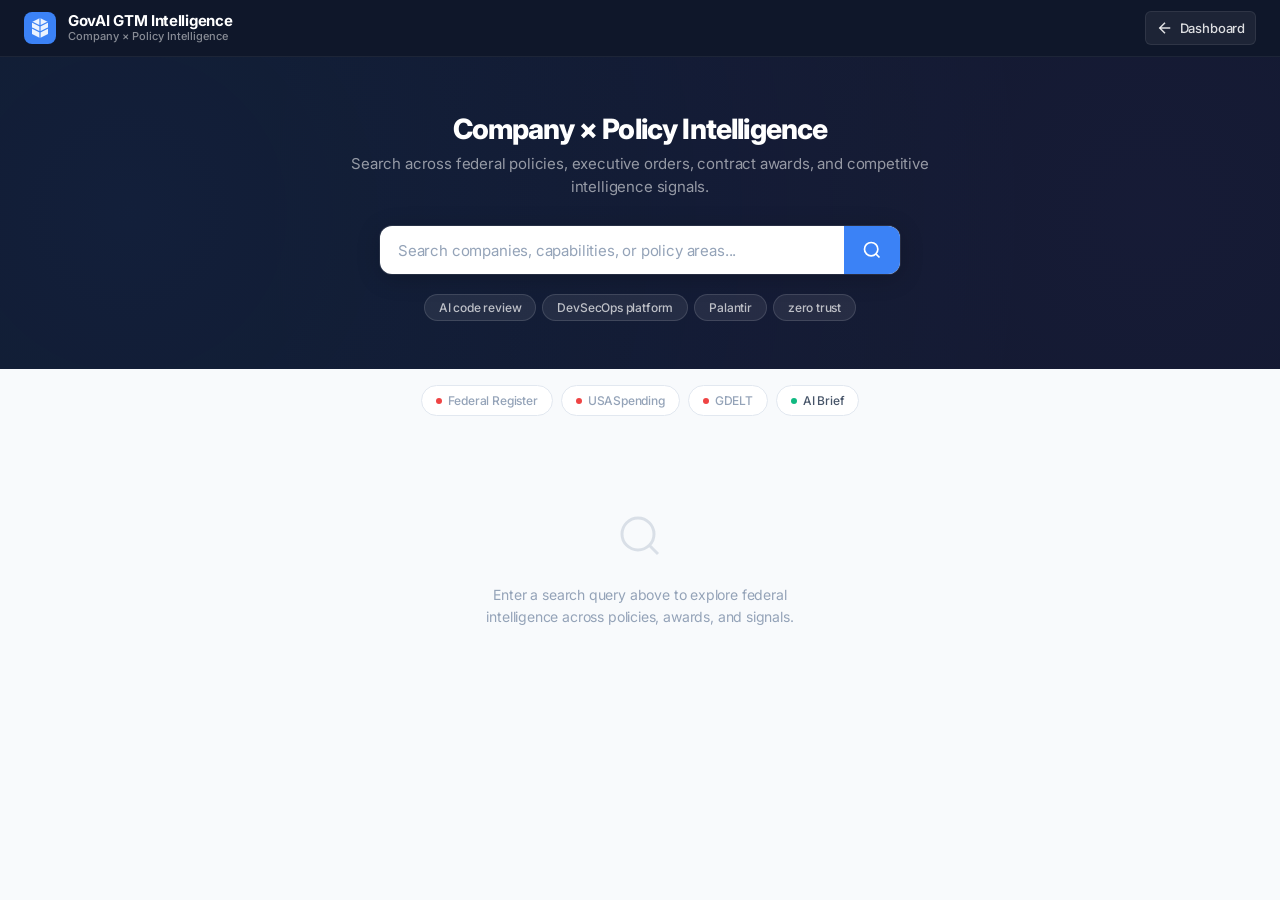
<file: company-intelligence.html>
<!DOCTYPE html>
<html lang="en">
<head>
  <meta charset="UTF-8">
  <meta name="viewport" content="width=device-width, initial-scale=1.0">
  <title>GovAI GTM — Company × Policy Intelligence</title>
  <link rel="stylesheet" href="styles.css">
</head>
<body>
  <!-- Header -->
  <header class="govai-header">
    <div class="header-inner">
      <div class="header-brand">
        <div class="brand-icon" aria-hidden="true">
          <svg width="32" height="32" viewBox="0 0 32 32" fill="none">
            <rect width="32" height="32" rx="8" fill="#3b82f6"/>
            <path d="M8 22V10l8-4 8 4v12l-8 4-8-4z" fill="#fff" opacity=".9"/>
            <path d="M16 6v20M8 10l8 4 8-4M8 16l8 4 8-4" stroke="#3b82f6" stroke-width="1.2"/>
          </svg>
        </div>
        <div class="brand-text">
          <h1 class="brand-title">GovAI GTM Intelligence</h1>
          <p class="brand-subtitle">Company &times; Policy Intelligence</p>
        </div>
      </div>
      <div class="header-actions">
        <a href="index.html" class="header-btn header-link" title="Back to Dashboard">
          <svg width="18" height="18" viewBox="0 0 24 24" fill="none" stroke="currentColor" stroke-width="2"><path d="M19 12H5"/><polyline points="12 19 5 12 12 5"/></svg>
          <span class="header-link-text">Dashboard</span>
        </a>
      </div>
    </div>
  </header>

  <!-- Hero Section -->
  <section class="ci-hero">
    <div class="ci-hero-inner">
      <h2 class="ci-hero-title">Company &times; Policy Intelligence</h2>
      <p class="ci-hero-desc">Search across federal policies, executive orders, contract awards, and competitive intelligence signals.</p>
      <div class="ci-search-wrap">
        <input type="text" class="ci-search-input" id="ciSearchInput" placeholder="Search companies, capabilities, or policy areas...">
        <button class="ci-search-btn" id="ciSearchBtn" aria-label="Search">
          <svg width="20" height="20" viewBox="0 0 24 24" fill="none" stroke="currentColor" stroke-width="2"><circle cx="11" cy="11" r="8"/><line x1="21" y1="21" x2="16.65" y2="16.65"/></svg>
        </button>
      </div>
      <div class="ci-chips">
        <button class="ci-chip" data-query="AI code review">AI code review</button>
        <button class="ci-chip" data-query="DevSecOps platform">DevSecOps platform</button>
        <button class="ci-chip" data-query="Palantir">Palantir</button>
        <button class="ci-chip" data-query="zero trust">zero trust</button>
      </div>
    </div>
  </section>

  <!-- API Status Indicators -->
  <section class="ci-api-status">
    <div class="ci-api-row" id="ciApiRow">
      <span class="ci-api-badge" id="ciFedRegStatus" data-api="Federal Register">
        <span class="ci-api-dot"></span> Federal Register
      </span>
      <span class="ci-api-badge" id="ciUsaSpendStatus" data-api="USASpending">
        <span class="ci-api-dot"></span> USASpending
      </span>
      <span class="ci-api-badge" id="ciGdeltStatus" data-api="GDELT">
        <span class="ci-api-dot"></span> GDELT
      </span>
      <span class="ci-api-badge" id="ciAiBriefStatus" data-api="AI Brief">
        <span class="ci-api-dot"></span> AI Brief
      </span>
    </div>
  </section>

  <!-- Results Display -->
  <main class="ci-main">
    <!-- Loading state -->
    <div class="spinner-wrap" id="ciSpinner" style="display:none;"><div class="spinner"></div></div>

    <!-- Empty state -->
    <div class="ci-empty" id="ciEmpty">
      <svg width="48" height="48" viewBox="0 0 24 24" fill="none" stroke="#94a3b8" stroke-width="1.5"><circle cx="11" cy="11" r="8"/><line x1="21" y1="21" x2="16.65" y2="16.65"/></svg>
      <p>Enter a search query above to explore federal intelligence across policies, awards, and signals.</p>
    </div>

    <!-- Results container -->
    <div class="ci-results" id="ciResults" style="display:none;">

      <!-- AI Brief Card -->
      <div class="ci-brief-card" id="ciBriefCard">
        <div class="ci-brief-header">
          <span class="ci-brief-icon">
            <svg width="20" height="20" viewBox="0 0 24 24" fill="none" stroke="currentColor" stroke-width="2"><path d="M12 2a10 10 0 110 20 10 10 0 010-20z"/><path d="M12 16v-4M12 8h.01"/></svg>
          </span>
          <span class="ci-brief-title">AI Intelligence Brief</span>
          <span class="live-badge">LIVE</span>
        </div>
        <div class="ci-brief-body" id="ciBriefBody">
          <!-- Rendered by JS -->
        </div>
      </div>

      <!-- Gen AI GTM Narrative Card -->
      <div class="ci-narrative-card" id="ciNarrativeCard">
        <div class="ci-narrative-header">
          <span class="ci-narrative-icon">
            <svg width="20" height="20" viewBox="0 0 24 24" fill="none" stroke="currentColor" stroke-width="2"><path d="M21 15a2 2 0 01-2 2H7l-4 4V5a2 2 0 012-2h14a2 2 0 012 2z"/></svg>
          </span>
          <span class="ci-narrative-title">GTM Narrative Analysis</span>
          <span class="ci-narrative-badge" id="ciNarrativeBadge">AI-Generated</span>
        </div>
        <div class="ci-narrative-body" id="ciNarrativeBody">
          <div class="ci-narrative-loading" id="ciNarrativeLoading" style="display:none;">
            <div class="spinner" style="width:20px;height:20px;border-width:2px;"></div>
            <span>Generating narrative analysis...</span>
          </div>
          <div class="ci-narrative-content" id="ciNarrativeContent">
            <!-- Rendered by JS -->
          </div>
        </div>
      </div>

      <!-- Results Grid -->
      <div class="ci-results-grid" id="ciResultsGrid">
        <!-- Executive Orders Column -->
        <div class="ci-result-col">
          <h3 class="ci-col-title">Executive Orders</h3>
          <div class="ci-col-list" id="ciEoList"></div>
        </div>
        <!-- Related Policies Column -->
        <div class="ci-result-col">
          <h3 class="ci-col-title">Related Policies</h3>
          <div class="ci-col-list" id="ciPolicyList"></div>
        </div>
        <!-- Contract Awards Column -->
        <div class="ci-result-col">
          <h3 class="ci-col-title">Relevant Awards</h3>
          <div class="ci-col-list" id="ciAwardsList"></div>
        </div>
      </div>
    </div>
  </main>

  <script src="company-intelligence.js"></script>
</body>
</html>
</file>
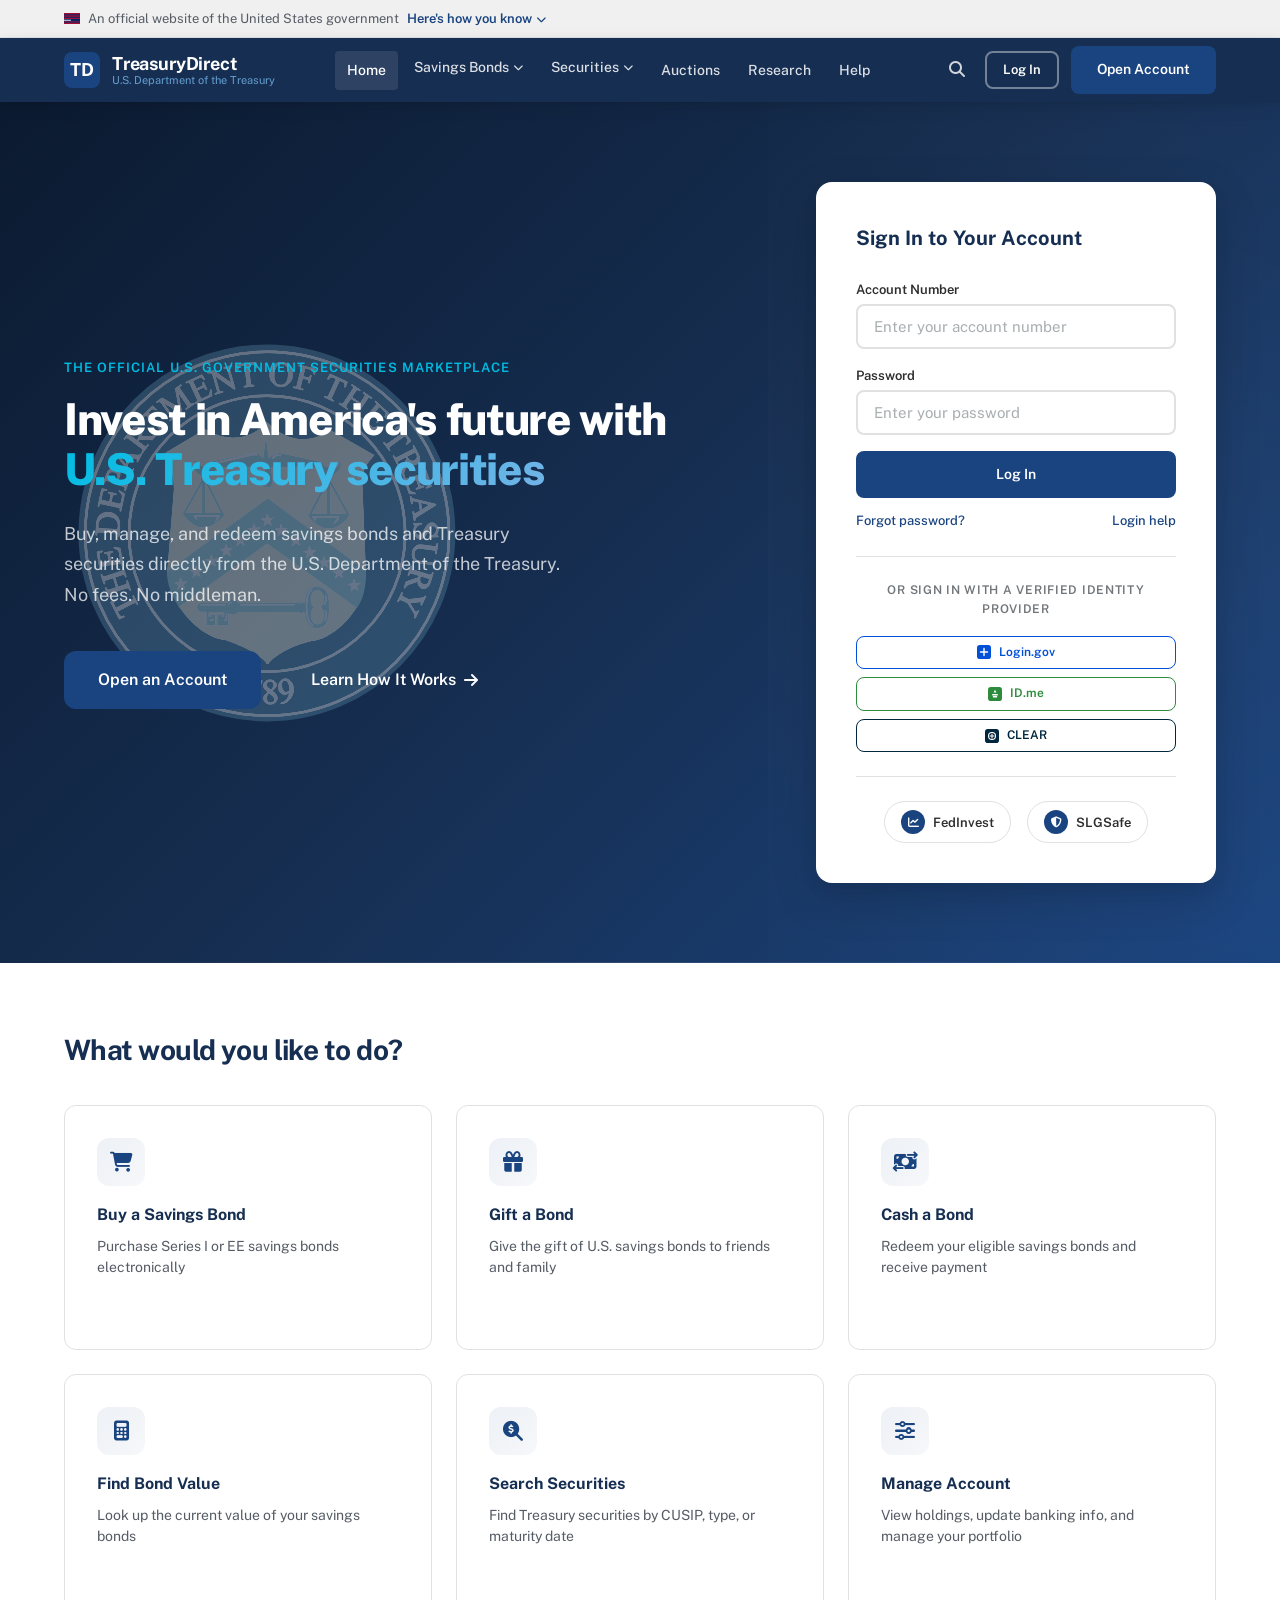
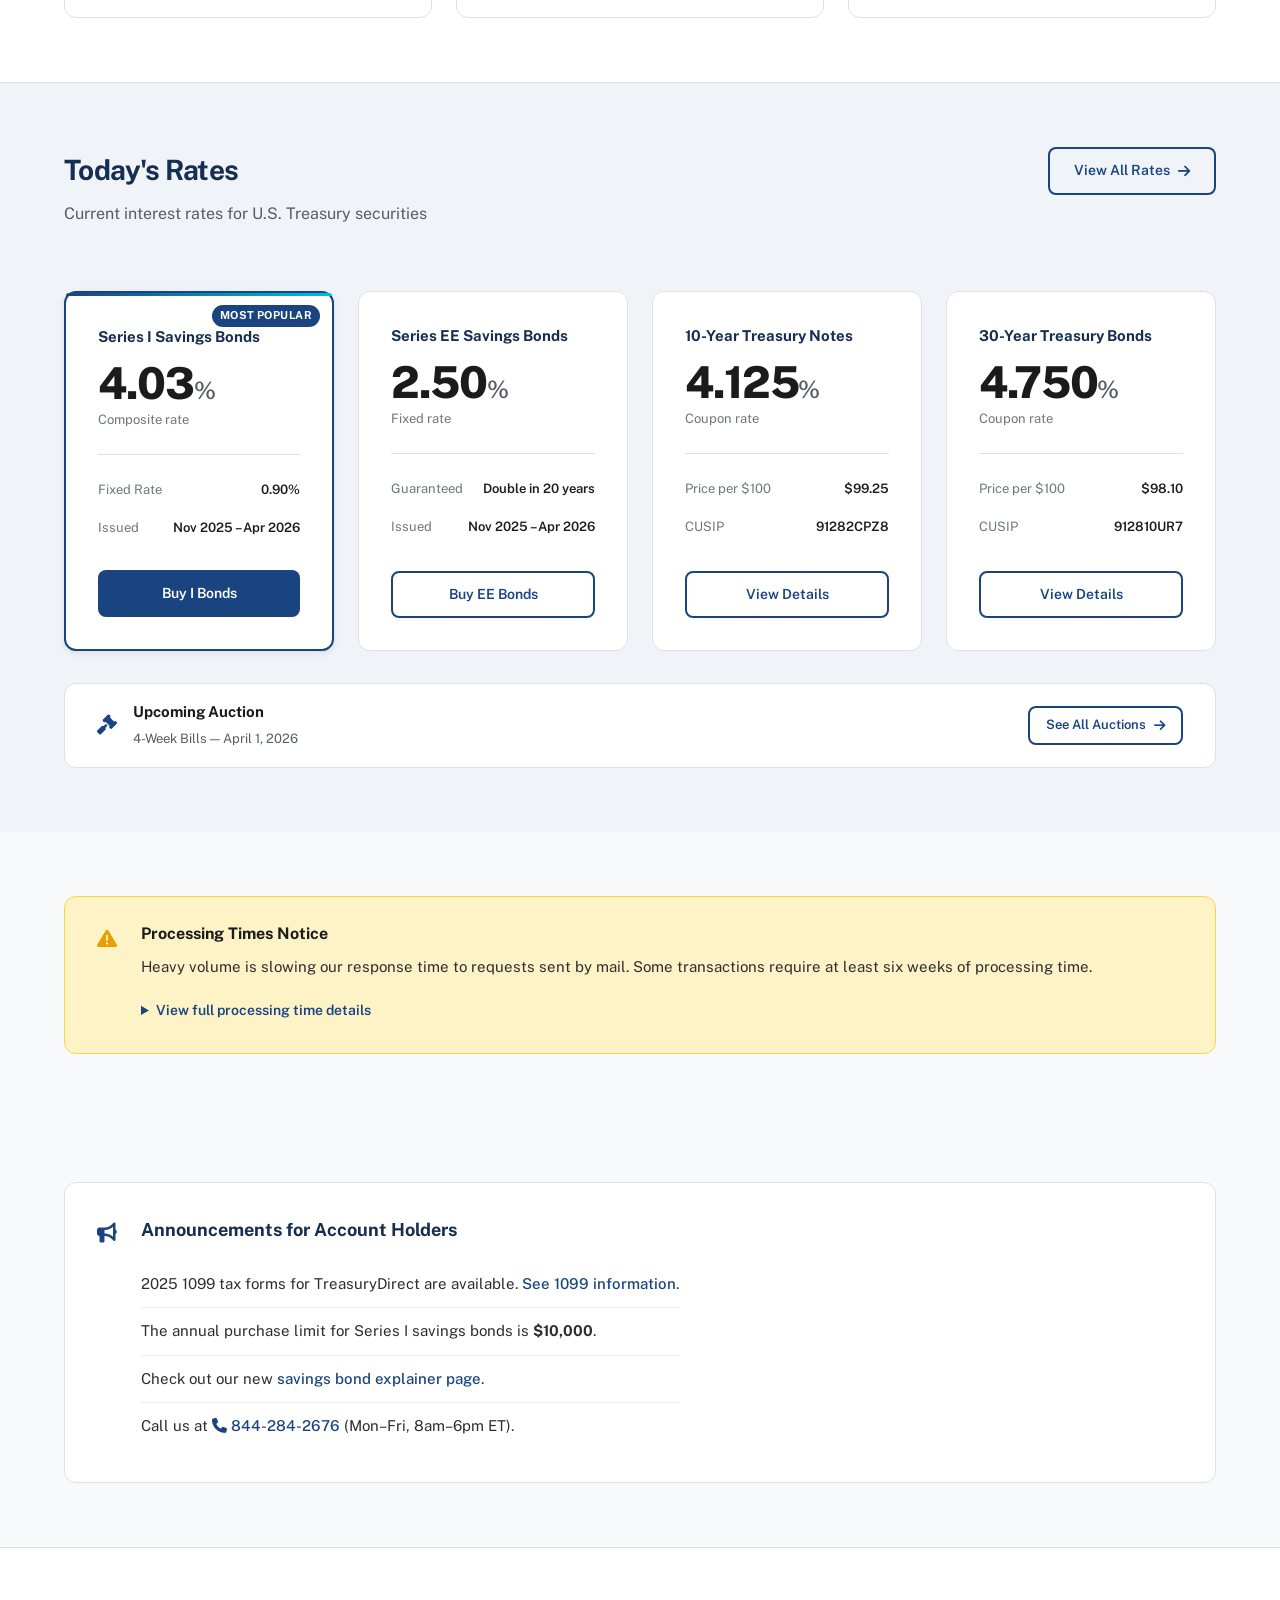
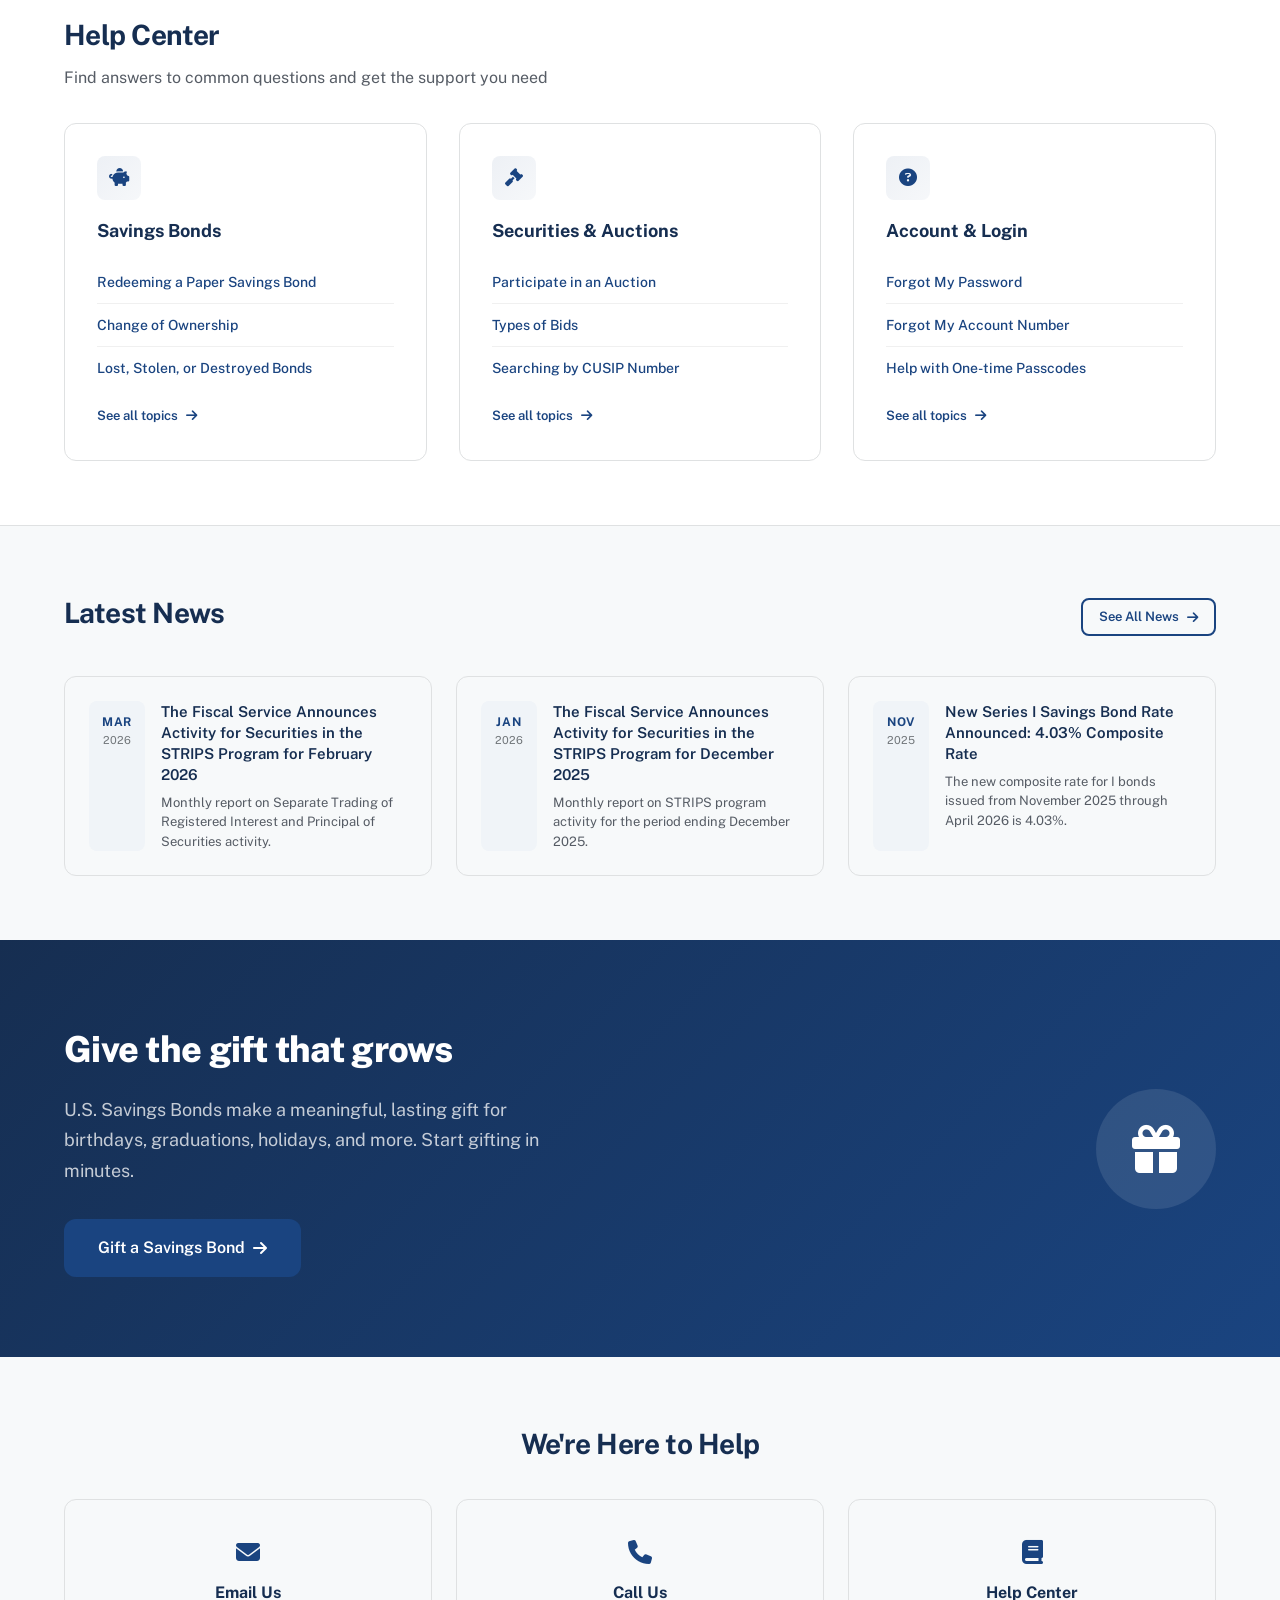
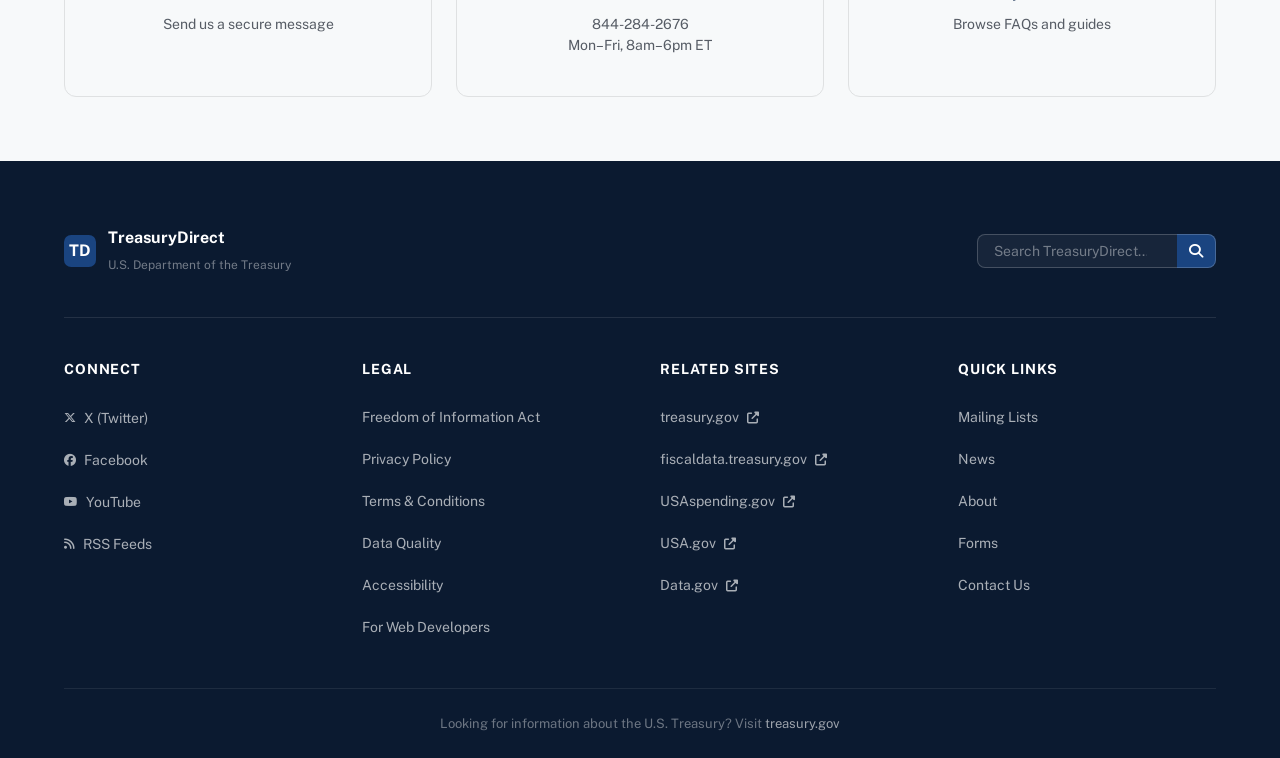
<file: treasurydirect-mockup.html>
<!DOCTYPE html>
<html lang="en">
<head>
  <meta charset="UTF-8">
  <meta name="viewport" content="width=device-width, initial-scale=1.0">
  <title>TreasuryDirect — U.S. Department of the Treasury</title>
  <link rel="preconnect" href="https://fonts.googleapis.com">
  <link rel="preconnect" href="https://fonts.gstatic.com" crossorigin>
  <link href="https://fonts.googleapis.com/css2?family=Public+Sans:wght@300;400;500;600;700;800;900&display=swap" rel="stylesheet">
  <link rel="stylesheet" href="https://cdnjs.cloudflare.com/ajax/libs/font-awesome/6.5.1/css/all.min.css">
  <link rel="stylesheet" href="treasurydirect-mockup.css">
</head>
<body>

<!-- ===== USWDS Gov Banner ===== -->
<section class="usa-banner" aria-label="Official website of the United States government">
  <div class="usa-banner__inner">
    <div class="usa-banner__header">
      <img src="data:image/svg+xml,%3Csvg xmlns='http://www.w3.org/2000/svg' width='16' height='11'%3E%3Crect width='16' height='11' fill='%23002868'/%3E%3Crect y='0' width='16' height='0.85' fill='%23BF0A30'/%3E%3Crect y='1.7' width='16' height='0.85' fill='%23BF0A30'/%3E%3Crect y='3.4' width='16' height='0.85' fill='%23BF0A30'/%3E%3Crect y='5.1' width='16' height='0.85' fill='%23BF0A30'/%3E%3Crect y='6.8' width='7' height='0.85' fill='white'/%3E%3Crect y='8.5' width='16' height='0.85' fill='%23BF0A30'/%3E%3Crect y='10.15' width='16' height='0.85' fill='%23BF0A30'/%3E%3C/svg%3E" alt="U.S. flag" class="usa-banner__flag" width="16" height="11">
      <span class="usa-banner__text">An official website of the United States government</span>
      <button class="usa-banner__button" aria-expanded="false" id="bannerToggle">
        <span>Here's how you know</span>
        <i class="fas fa-chevron-down"></i>
      </button>
    </div>
    <div class="usa-banner__content" id="bannerContent" hidden>
      <div class="usa-banner__guidance">
        <div class="usa-banner__guidance-item">
          <i class="fas fa-landmark"></i>
          <div>
            <p><strong>Official websites use .gov</strong></p>
            <p>A <strong>.gov</strong> website belongs to an official government organization in the United States.</p>
          </div>
        </div>
        <div class="usa-banner__guidance-item">
          <i class="fas fa-lock"></i>
          <div>
            <p><strong>Secure .gov websites use HTTPS</strong></p>
            <p>A <strong>lock</strong> (<i class="fas fa-lock" style="font-size:.7em"></i>) or <strong>https://</strong> means you've safely connected to the .gov website.</p>
          </div>
        </div>
      </div>
    </div>
  </div>
</section>

<!-- ===== Header ===== -->
<header class="td-header">
  <div class="td-header__inner">
    <div class="td-header__brand">
      <div class="td-header__logo">
        <svg width="36" height="36" viewBox="0 0 36 36" fill="none">
          <rect width="36" height="36" rx="8" fill="#1a4480"/>
          <text x="18" y="24" text-anchor="middle" font-size="18" font-weight="700" fill="white" font-family="Public Sans, sans-serif">TD</text>
        </svg>
      </div>
      <div class="td-header__title">
        <span class="td-header__name">TreasuryDirect</span>
        <span class="td-header__dept">U.S. Department of the Treasury</span>
      </div>
    </div>
    <nav class="td-header__nav" aria-label="Primary navigation">
      <ul class="td-nav__list">
        <li><a href="#" class="td-nav__link td-nav__link--active">Home</a></li>
        <li class="td-nav__dropdown">
          <button class="td-nav__link td-nav__dropdown-btn">Savings Bonds <i class="fas fa-chevron-down"></i></button>
        </li>
        <li class="td-nav__dropdown">
          <button class="td-nav__link td-nav__dropdown-btn">Securities <i class="fas fa-chevron-down"></i></button>
        </li>
        <li><a href="#" class="td-nav__link">Auctions</a></li>
        <li><a href="#" class="td-nav__link">Research</a></li>
        <li><a href="#" class="td-nav__link">Help</a></li>
      </ul>
    </nav>
    <div class="td-header__actions">
      <button class="td-header__search-btn" aria-label="Search" id="searchToggle">
        <i class="fas fa-search"></i>
      </button>
      <a href="#" class="td-btn td-btn--outline-light">Log In</a>
      <a href="#" class="td-btn td-btn--primary">Open Account</a>
    </div>
    <button class="td-header__mobile-toggle" aria-label="Menu" id="mobileToggle">
      <i class="fas fa-bars"></i>
    </button>
  </div>
  <!-- Search overlay -->
  <div class="td-search-overlay" id="searchOverlay" hidden>
    <div class="td-search-overlay__inner">
      <input type="search" class="td-search-overlay__input" placeholder="Search TreasuryDirect..." autofocus>
      <button class="td-search-overlay__btn"><i class="fas fa-search"></i></button>
      <button class="td-search-overlay__close" id="searchClose"><i class="fas fa-times"></i></button>
    </div>
  </div>
</header>

<!-- ===== Hero ===== -->
<section class="td-hero">
  <img src="treasury-seal.svg" alt="" class="td-hero__eagle" aria-hidden="true">
  <div class="td-hero__inner">
    <div class="td-hero__content">
      <p class="td-hero__eyebrow">The official U.S. government securities marketplace</p>
      <h1 class="td-hero__heading">Invest in America's future with <span class="td-hero__accent">U.S. Treasury securities</span></h1>
      <p class="td-hero__desc">Buy, manage, and redeem savings bonds and Treasury securities directly from the U.S. Department of the Treasury. No fees. No middleman.</p>
      <div class="td-hero__actions">
        <a href="#" class="td-btn td-btn--primary td-btn--lg">Open an Account</a>
        <a href="#" class="td-btn td-btn--ghost td-btn--lg">Learn How It Works <i class="fas fa-arrow-right"></i></a>
      </div>
    </div>
    <div class="td-hero__card">
      <div class="td-hero__card-inner">
        <h2 class="td-hero__card-title">Sign In to Your Account</h2>
        <form class="td-hero__form">
          <div class="td-form-group">
            <label for="accountNum" class="td-label">Account Number</label>
            <input type="text" id="accountNum" class="td-input" placeholder="Enter your account number">
          </div>
          <div class="td-form-group">
            <label for="password" class="td-label">Password</label>
            <input type="password" id="password" class="td-input" placeholder="Enter your password">
          </div>
          <button type="submit" class="td-btn td-btn--primary td-btn--full">Log In</button>
        </form>
        <div class="td-hero__card-links">
          <a href="#">Forgot password?</a>
          <a href="#">Login help</a>
        </div>
        <hr class="td-hero__card-divider">
        <p class="td-hero__card-or">Or sign in with a verified identity provider</p>
        <div class="td-hero__card-idp">
          <a href="#" class="td-idp-btn td-idp-btn--logingov">
            <svg class="td-idp-btn__logo" width="14" height="14" viewBox="0 0 20 20" fill="none">
              <rect width="20" height="20" rx="4" fill="#0050d8"/>
              <path d="M5 10h10M10 5v10" stroke="white" stroke-width="2" stroke-linecap="round"/>
            </svg>
            <span>Login.gov</span>
          </a>
          <a href="#" class="td-idp-btn td-idp-btn--idme">
            <svg class="td-idp-btn__logo" width="14" height="14" viewBox="0 0 20 20" fill="none">
              <rect width="20" height="20" rx="4" fill="#2d8c3c"/>
              <path d="M10 4l2 4h-4l2-4zM6 10h8v2H6v-2zM7 13h6v2H7v-2z" fill="white"/>
            </svg>
            <span>ID.me</span>
          </a>
          <a href="#" class="td-idp-btn td-idp-btn--clear">
            <svg class="td-idp-btn__logo" width="14" height="14" viewBox="0 0 20 20" fill="none">
              <rect width="20" height="20" rx="4" fill="#00263e"/>
              <circle cx="10" cy="10" r="5" stroke="white" stroke-width="1.5" fill="none"/>
              <path d="M10 7v6M7 10h6" stroke="white" stroke-width="1.5" stroke-linecap="round"/>
            </svg>
            <span>CLEAR</span>
          </a>
        </div>
        <hr class="td-hero__card-divider">
        <div class="td-hero__card-services">
          <a href="#" class="td-service-badge">
            <span class="td-service-badge__icon"><i class="fas fa-chart-line"></i></span>
            FedInvest
          </a>
          <a href="#" class="td-service-badge">
            <span class="td-service-badge__icon"><i class="fas fa-shield-halved"></i></span>
            SLGSafe
          </a>
        </div>
      </div>
    </div>
  </div>
</section>

<!-- ===== Quick Actions ===== -->
<section class="td-section td-quick-actions">
  <div class="td-container">
    <h2 class="td-section__heading">What would you like to do?</h2>
    <div class="td-quick-actions__grid">
      <a href="#" class="td-action-card">
        <div class="td-action-card__icon"><i class="fas fa-cart-shopping"></i></div>
        <h3>Buy a Savings Bond</h3>
        <p>Purchase Series I or EE savings bonds electronically</p>
        <span class="td-action-card__arrow"><i class="fas fa-arrow-right"></i></span>
      </a>
      <a href="#" class="td-action-card">
        <div class="td-action-card__icon"><i class="fas fa-gift"></i></div>
        <h3>Gift a Bond</h3>
        <p>Give the gift of U.S. savings bonds to friends and family</p>
        <span class="td-action-card__arrow"><i class="fas fa-arrow-right"></i></span>
      </a>
      <a href="#" class="td-action-card">
        <div class="td-action-card__icon"><i class="fas fa-money-bill-transfer"></i></div>
        <h3>Cash a Bond</h3>
        <p>Redeem your eligible savings bonds and receive payment</p>
        <span class="td-action-card__arrow"><i class="fas fa-arrow-right"></i></span>
      </a>
      <a href="#" class="td-action-card">
        <div class="td-action-card__icon"><i class="fas fa-calculator"></i></div>
        <h3>Find Bond Value</h3>
        <p>Look up the current value of your savings bonds</p>
        <span class="td-action-card__arrow"><i class="fas fa-arrow-right"></i></span>
      </a>
      <a href="#" class="td-action-card">
        <div class="td-action-card__icon"><i class="fas fa-magnifying-glass-dollar"></i></div>
        <h3>Search Securities</h3>
        <p>Find Treasury securities by CUSIP, type, or maturity date</p>
        <span class="td-action-card__arrow"><i class="fas fa-arrow-right"></i></span>
      </a>
      <a href="#" class="td-action-card">
        <div class="td-action-card__icon"><i class="fas fa-sliders"></i></div>
        <h3>Manage Account</h3>
        <p>View holdings, update banking info, and manage your portfolio</p>
        <span class="td-action-card__arrow"><i class="fas fa-arrow-right"></i></span>
      </a>
    </div>
  </div>
</section>

<!-- ===== Today's Rates ===== -->
<section class="td-section td-rates">
  <div class="td-container">
    <div class="td-rates__header">
      <div>
        <h2 class="td-section__heading">Today's Rates</h2>
        <p class="td-section__subheading">Current interest rates for U.S. Treasury securities</p>
      </div>
      <a href="#" class="td-btn td-btn--outline">View All Rates <i class="fas fa-arrow-right"></i></a>
    </div>
    <div class="td-rates__grid">
      <div class="td-rate-card td-rate-card--featured">
        <div class="td-rate-card__badge">Most Popular</div>
        <h3 class="td-rate-card__title">Series I Savings Bonds</h3>
        <div class="td-rate-card__rate">4.03<span class="td-rate-card__pct">%</span></div>
        <p class="td-rate-card__detail">Composite rate</p>
        <div class="td-rate-card__meta">
          <div class="td-rate-card__meta-item">
            <span class="td-rate-card__meta-label">Fixed Rate</span>
            <span class="td-rate-card__meta-value">0.90%</span>
          </div>
          <div class="td-rate-card__meta-item">
            <span class="td-rate-card__meta-label">Issued</span>
            <span class="td-rate-card__meta-value">Nov 2025 – Apr 2026</span>
          </div>
        </div>
        <a href="#" class="td-btn td-btn--primary td-btn--full">Buy I Bonds</a>
      </div>
      <div class="td-rate-card">
        <h3 class="td-rate-card__title">Series EE Savings Bonds</h3>
        <div class="td-rate-card__rate">2.50<span class="td-rate-card__pct">%</span></div>
        <p class="td-rate-card__detail">Fixed rate</p>
        <div class="td-rate-card__meta">
          <div class="td-rate-card__meta-item">
            <span class="td-rate-card__meta-label">Guaranteed</span>
            <span class="td-rate-card__meta-value">Double in 20 years</span>
          </div>
          <div class="td-rate-card__meta-item">
            <span class="td-rate-card__meta-label">Issued</span>
            <span class="td-rate-card__meta-value">Nov 2025 – Apr 2026</span>
          </div>
        </div>
        <a href="#" class="td-btn td-btn--outline td-btn--full">Buy EE Bonds</a>
      </div>
      <div class="td-rate-card">
        <h3 class="td-rate-card__title">10-Year Treasury Notes</h3>
        <div class="td-rate-card__rate">4.125<span class="td-rate-card__pct">%</span></div>
        <p class="td-rate-card__detail">Coupon rate</p>
        <div class="td-rate-card__meta">
          <div class="td-rate-card__meta-item">
            <span class="td-rate-card__meta-label">Price per $100</span>
            <span class="td-rate-card__meta-value">$99.25</span>
          </div>
          <div class="td-rate-card__meta-item">
            <span class="td-rate-card__meta-label">CUSIP</span>
            <span class="td-rate-card__meta-value">91282CPZ8</span>
          </div>
        </div>
        <a href="#" class="td-btn td-btn--outline td-btn--full">View Details</a>
      </div>
      <div class="td-rate-card">
        <h3 class="td-rate-card__title">30-Year Treasury Bonds</h3>
        <div class="td-rate-card__rate">4.750<span class="td-rate-card__pct">%</span></div>
        <p class="td-rate-card__detail">Coupon rate</p>
        <div class="td-rate-card__meta">
          <div class="td-rate-card__meta-item">
            <span class="td-rate-card__meta-label">Price per $100</span>
            <span class="td-rate-card__meta-value">$98.10</span>
          </div>
          <div class="td-rate-card__meta-item">
            <span class="td-rate-card__meta-label">CUSIP</span>
            <span class="td-rate-card__meta-value">912810UR7</span>
          </div>
        </div>
        <a href="#" class="td-btn td-btn--outline td-btn--full">View Details</a>
      </div>
    </div>
    <div class="td-rates__auction-cta">
      <div class="td-rates__auction-info">
        <i class="fas fa-gavel"></i>
        <div>
          <strong>Upcoming Auction</strong>
          <span>4-Week Bills &mdash; April 1, 2026</span>
        </div>
      </div>
      <a href="#" class="td-btn td-btn--outline td-btn--sm">See All Auctions <i class="fas fa-arrow-right"></i></a>
    </div>
  </div>
</section>

<!-- ===== Alert / Processing Times ===== -->
<section class="td-section">
  <div class="td-container">
    <div class="td-alert td-alert--warning">
      <div class="td-alert__icon"><i class="fas fa-triangle-exclamation"></i></div>
      <div class="td-alert__body">
        <h3 class="td-alert__heading">Processing Times Notice</h3>
        <p>Heavy volume is slowing our response time to requests sent by mail. Some transactions require at least six weeks of processing time.</p>
        <details class="td-alert__details">
          <summary>View full processing time details</summary>
          <ul>
            <li>Cashing paper savings bonds where you are named on the bonds: <strong>6+ weeks</strong></li>
            <li>Unlocking your account or updating banking information: <strong>6+ weeks</strong></li>
            <li>Converting paper bonds to electronic format: <strong>6+ weeks</strong></li>
            <li>Lost, stolen, or missing savings bonds: <strong>7+ months</strong></li>
            <li>Other requests including trusts: <strong>10+ months</strong></li>
          </ul>
        </details>
      </div>
    </div>
  </div>
</section>

<!-- ===== Announcements ===== -->
<section class="td-section">
  <div class="td-container">
    <div class="td-announcements">
      <div class="td-announcements__icon"><i class="fas fa-bullhorn"></i></div>
      <div class="td-announcements__content">
        <h3>Announcements for Account Holders</h3>
        <ul class="td-announcements__list">
          <li>2025 1099 tax forms for TreasuryDirect are available. <a href="#">See 1099 information</a>.</li>
          <li>The annual purchase limit for Series I savings bonds is <strong>$10,000</strong>.</li>
          <li>Check out our new <a href="#">savings bond explainer page</a>.</li>
          <li>Call us at <a href="tel:844-284-2676"><i class="fas fa-phone"></i> 844-284-2676</a> (Mon–Fri, 8am–6pm ET).</li>
        </ul>
      </div>
    </div>
  </div>
</section>

<!-- ===== Help Center ===== -->
<section class="td-section td-help">
  <div class="td-container">
    <div class="td-help__header">
      <h2 class="td-section__heading">Help Center</h2>
      <p class="td-section__subheading">Find answers to common questions and get the support you need</p>
    </div>
    <div class="td-help__grid">
      <div class="td-help-card">
        <div class="td-help-card__icon"><i class="fas fa-piggy-bank"></i></div>
        <h3>Savings Bonds</h3>
        <ul class="td-help-card__links">
          <li><a href="#">Redeeming a Paper Savings Bond</a></li>
          <li><a href="#">Change of Ownership</a></li>
          <li><a href="#">Lost, Stolen, or Destroyed Bonds</a></li>
        </ul>
        <a href="#" class="td-help-card__more">See all topics <i class="fas fa-arrow-right"></i></a>
      </div>
      <div class="td-help-card">
        <div class="td-help-card__icon"><i class="fas fa-gavel"></i></div>
        <h3>Securities &amp; Auctions</h3>
        <ul class="td-help-card__links">
          <li><a href="#">Participate in an Auction</a></li>
          <li><a href="#">Types of Bids</a></li>
          <li><a href="#">Searching by CUSIP Number</a></li>
        </ul>
        <a href="#" class="td-help-card__more">See all topics <i class="fas fa-arrow-right"></i></a>
      </div>
      <div class="td-help-card">
        <div class="td-help-card__icon"><i class="fas fa-circle-question"></i></div>
        <h3>Account &amp; Login</h3>
        <ul class="td-help-card__links">
          <li><a href="#">Forgot My Password</a></li>
          <li><a href="#">Forgot My Account Number</a></li>
          <li><a href="#">Help with One-time Passcodes</a></li>
        </ul>
        <a href="#" class="td-help-card__more">See all topics <i class="fas fa-arrow-right"></i></a>
      </div>
    </div>
  </div>
</section>

<!-- ===== Latest News ===== -->
<section class="td-section">
  <div class="td-container">
    <div class="td-news__header">
      <h2 class="td-section__heading">Latest News</h2>
      <a href="#" class="td-btn td-btn--outline td-btn--sm">See All News <i class="fas fa-arrow-right"></i></a>
    </div>
    <div class="td-news__grid">
      <article class="td-news-card">
        <div class="td-news-card__date">
          <span class="td-news-card__month">Mar</span>
          <span class="td-news-card__day">2026</span>
        </div>
        <div class="td-news-card__body">
          <h3><a href="#">The Fiscal Service Announces Activity for Securities in the STRIPS Program for February 2026</a></h3>
          <p>Monthly report on Separate Trading of Registered Interest and Principal of Securities activity.</p>
        </div>
      </article>
      <article class="td-news-card">
        <div class="td-news-card__date">
          <span class="td-news-card__month">Jan</span>
          <span class="td-news-card__day">2026</span>
        </div>
        <div class="td-news-card__body">
          <h3><a href="#">The Fiscal Service Announces Activity for Securities in the STRIPS Program for December 2025</a></h3>
          <p>Monthly report on STRIPS program activity for the period ending December 2025.</p>
        </div>
      </article>
      <article class="td-news-card">
        <div class="td-news-card__date">
          <span class="td-news-card__month">Nov</span>
          <span class="td-news-card__day">2025</span>
        </div>
        <div class="td-news-card__body">
          <h3><a href="#">New Series I Savings Bond Rate Announced: 4.03% Composite Rate</a></h3>
          <p>The new composite rate for I bonds issued from November 2025 through April 2026 is 4.03%.</p>
        </div>
      </article>
    </div>
  </div>
</section>

<!-- ===== Gift CTA ===== -->
<section class="td-gift-cta">
  <div class="td-container">
    <div class="td-gift-cta__inner">
      <div class="td-gift-cta__content">
        <h2>Give the gift that grows</h2>
        <p>U.S. Savings Bonds make a meaningful, lasting gift for birthdays, graduations, holidays, and more. Start gifting in minutes.</p>
        <a href="#" class="td-btn td-btn--primary td-btn--lg">Gift a Savings Bond <i class="fas fa-arrow-right"></i></a>
      </div>
      <div class="td-gift-cta__visual">
        <div class="td-gift-cta__icon">
          <i class="fas fa-gift"></i>
        </div>
      </div>
    </div>
  </div>
</section>

<!-- ===== Contact ===== -->
<section class="td-section td-contact">
  <div class="td-container">
    <h2 class="td-section__heading td-section__heading--center">We're Here to Help</h2>
    <div class="td-contact__grid">
      <a href="#" class="td-contact-card">
        <i class="fas fa-envelope"></i>
        <h3>Email Us</h3>
        <p>Send us a secure message</p>
      </a>
      <a href="tel:844-284-2676" class="td-contact-card">
        <i class="fas fa-phone"></i>
        <h3>Call Us</h3>
        <p>844-284-2676<br>Mon–Fri, 8am–6pm ET</p>
      </a>
      <a href="#" class="td-contact-card">
        <i class="fas fa-book"></i>
        <h3>Help Center</h3>
        <p>Browse FAQs and guides</p>
      </a>
    </div>
  </div>
</section>

<!-- ===== Footer ===== -->
<footer class="td-footer">
  <div class="td-container">
    <div class="td-footer__top">
      <div class="td-footer__brand">
        <svg width="32" height="32" viewBox="0 0 36 36" fill="none">
          <rect width="36" height="36" rx="8" fill="#1a4480"/>
          <text x="18" y="24" text-anchor="middle" font-size="18" font-weight="700" fill="white" font-family="Public Sans, sans-serif">TD</text>
        </svg>
        <div>
          <strong>TreasuryDirect</strong>
          <span>U.S. Department of the Treasury</span>
        </div>
      </div>
      <div class="td-footer__search">
        <input type="search" placeholder="Search TreasuryDirect..." class="td-footer__search-input">
        <button class="td-footer__search-btn"><i class="fas fa-search"></i></button>
      </div>
    </div>
    <div class="td-footer__columns">
      <div class="td-footer__col">
        <h4>Connect</h4>
        <ul>
          <li><a href="#"><i class="fab fa-x-twitter"></i> X (Twitter)</a></li>
          <li><a href="#"><i class="fab fa-facebook"></i> Facebook</a></li>
          <li><a href="#"><i class="fab fa-youtube"></i> YouTube</a></li>
          <li><a href="#"><i class="fas fa-rss"></i> RSS Feeds</a></li>
        </ul>
      </div>
      <div class="td-footer__col">
        <h4>Legal</h4>
        <ul>
          <li><a href="#">Freedom of Information Act</a></li>
          <li><a href="#">Privacy Policy</a></li>
          <li><a href="#">Terms &amp; Conditions</a></li>
          <li><a href="#">Data Quality</a></li>
          <li><a href="#">Accessibility</a></li>
          <li><a href="#">For Web Developers</a></li>
        </ul>
      </div>
      <div class="td-footer__col">
        <h4>Related Sites</h4>
        <ul>
          <li><a href="#">treasury.gov <i class="fas fa-up-right-from-square"></i></a></li>
          <li><a href="#">fiscaldata.treasury.gov <i class="fas fa-up-right-from-square"></i></a></li>
          <li><a href="#">USAspending.gov <i class="fas fa-up-right-from-square"></i></a></li>
          <li><a href="#">USA.gov <i class="fas fa-up-right-from-square"></i></a></li>
          <li><a href="#">Data.gov <i class="fas fa-up-right-from-square"></i></a></li>
        </ul>
      </div>
      <div class="td-footer__col">
        <h4>Quick Links</h4>
        <ul>
          <li><a href="#">Mailing Lists</a></li>
          <li><a href="#">News</a></li>
          <li><a href="#">About</a></li>
          <li><a href="#">Forms</a></li>
          <li><a href="#">Contact Us</a></li>
        </ul>
      </div>
    </div>
    <div class="td-footer__bottom">
      <p>Looking for information about the U.S. Treasury? Visit <a href="https://www.treasury.gov">treasury.gov</a></p>
    </div>
  </div>
</footer>

<script>
  // Banner toggle
  document.getElementById('bannerToggle').addEventListener('click', function() {
    const content = document.getElementById('bannerContent');
    const expanded = this.getAttribute('aria-expanded') === 'true';
    this.setAttribute('aria-expanded', !expanded);
    content.hidden = expanded;
  });

  // Search overlay
  document.getElementById('searchToggle').addEventListener('click', function() {
    document.getElementById('searchOverlay').hidden = false;
    document.getElementById('searchOverlay').querySelector('input').focus();
  });
  document.getElementById('searchClose').addEventListener('click', function() {
    document.getElementById('searchOverlay').hidden = true;
  });

  // Mobile menu
  document.getElementById('mobileToggle').addEventListener('click', function() {
    document.querySelector('.td-header__nav').classList.toggle('td-header__nav--open');
    document.querySelector('.td-header__actions').classList.toggle('td-header__actions--open');
  });
</script>
</body>
</html>
</file>
<file: styles.css>
/* ===== GovAI GTM — World-Class Design System ===== */
@import url('https://fonts.googleapis.com/css2?family=Inter:wght@400;500;600;700;800&display=swap');

:root {
  --navy: #0f172a;
  --navy-light: #1e293b;
  --blue: #3b82f6;
  --blue-hover: #2563eb;
  --blue-subtle: #dbeafe;
  --blue-glow: rgba(59, 130, 246, 0.12);
  --green: #10b981;
  --green-subtle: #d1fae5;
  --amber: #f59e0b;
  --amber-subtle: #fef3c7;
  --red: #ef4444;
  --red-subtle: #fee2e2;
  --purple: #8b5cf6;
  --purple-subtle: #ede9fe;
  --bg: #f8fafc;
  --bg-secondary: #f1f5f9;
  --card: #ffffff;
  --border: #e2e8f0;
  --border-light: #f1f5f9;
  --text: #0f172a;
  --text-secondary: #475569;
  --text-muted: #94a3b8;
  --radius: 12px;
  --radius-sm: 8px;
  --radius-xs: 6px;
  --radius-full: 9999px;
  --shadow-xs: 0 1px 2px rgba(0,0,0,.04);
  --shadow: 0 1px 3px rgba(0,0,0,.06), 0 1px 2px rgba(0,0,0,.04);
  --shadow-md: 0 4px 6px -1px rgba(0,0,0,.07), 0 2px 4px -2px rgba(0,0,0,.05);
  --shadow-lg: 0 10px 15px -3px rgba(0,0,0,.08), 0 4px 6px -4px rgba(0,0,0,.04);
  --shadow-xl: 0 20px 25px -5px rgba(0,0,0,.08), 0 8px 10px -6px rgba(0,0,0,.04);
  --font: 'Inter', -apple-system, BlinkMacSystemFont, 'Segoe UI', sans-serif;
  --ease: cubic-bezier(0.4, 0, 0.2, 1);
  --duration: 200ms;
}

/* ===== Reset & Base ===== */
*, *::before, *::after { box-sizing: border-box; margin: 0; padding: 0; }
html { font-size: 16px; -webkit-font-smoothing: antialiased; -moz-osx-font-smoothing: grayscale; text-rendering: optimizeLegibility; }
body { font-family: var(--font); background: var(--bg); color: var(--text); line-height: 1.6; min-height: 100vh; letter-spacing: -0.011em; }
a { color: var(--blue); text-decoration: none; transition: color var(--duration) var(--ease); }
a:hover { color: var(--blue-hover); }
button { cursor: pointer; font-family: inherit; letter-spacing: inherit; }
input { font-family: inherit; letter-spacing: inherit; }

/* ===== Header ===== */
.govai-header { background: var(--navy); color: #fff; padding: 0 24px; position: sticky; top: 0; z-index: 100; border-bottom: 1px solid rgba(255,255,255,.06); backdrop-filter: blur(12px); }
.header-inner { max-width: 1280px; margin: 0 auto; display: flex; align-items: center; justify-content: space-between; height: 56px; }
.header-brand { display: flex; align-items: center; gap: 12px; }
.brand-icon { flex-shrink: 0; display: flex; }
.brand-title { font-size: 0.9375rem; font-weight: 700; margin: 0; line-height: 1.2; letter-spacing: -0.02em; }
.brand-subtitle { font-size: 0.6875rem; opacity: 0.5; margin: 0; line-height: 1.2; font-weight: 500; letter-spacing: 0; }
.header-actions { display: flex; align-items: center; gap: 4px; }
.last-refreshed { font-size: 0.6875rem; opacity: 0.4; margin-right: 8px; white-space: nowrap; font-weight: 500; }
.header-btn { display: inline-flex; align-items: center; gap: 6px; background: rgba(255,255,255,.06); border: 1px solid rgba(255,255,255,.08); color: rgba(255,255,255,.85); border-radius: var(--radius-xs); padding: 6px 10px; font-size: 0.8125rem; font-weight: 500; transition: all var(--duration) var(--ease); }
.header-btn:hover { background: rgba(255,255,255,.12); color: #fff; }
.header-link { text-decoration: none; }
.header-link:hover { text-decoration: none; }
.header-link-text { display: inline; }

/* ===== Tab Navigation ===== */
.tab-nav { background: var(--card); border-bottom: 1px solid var(--border); display: flex; max-width: 1280px; margin: 0 auto; padding: 0 24px; overflow-x: auto; gap: 2px; }
.tab-btn { background: none; border: none; padding: 12px 16px; font-size: 0.8125rem; font-weight: 500; color: var(--text-muted); border-bottom: 2px solid transparent; transition: all var(--duration) var(--ease); white-space: nowrap; letter-spacing: -0.006em; position: relative; }
.tab-btn:hover { color: var(--text-secondary); }
.tab-btn.active { color: var(--text); font-weight: 600; border-bottom-color: var(--blue); }

/* ===== Main Content ===== */
.main-content { max-width: 1280px; margin: 0 auto; padding: 24px; }
.tab-panel { display: none; }
.tab-panel.active { display: block; }
.section-title { font-size: 0.875rem; font-weight: 600; margin: 28px 0 14px; color: var(--text); letter-spacing: -0.01em; }
.section-title:first-child { margin-top: 0; }

/* ===== KPI Cards ===== */
.kpi-grid { display: grid; grid-template-columns: repeat(4, 1fr); gap: 12px; margin-bottom: 8px; }
.kpi-card {
  background: var(--card);
  border-radius: var(--radius);
  box-shadow: var(--shadow-xs);
  padding: 20px 22px;
  border: 1px solid var(--border);
  transition: all var(--duration) var(--ease);
  position: relative;
  overflow: hidden;
}
.kpi-card::before {
  content: '';
  position: absolute;
  top: 0; left: 0; right: 0;
  height: 2px;
  background: var(--blue);
  opacity: 0;
  transition: opacity var(--duration) var(--ease);
}
.kpi-card:hover { box-shadow: var(--shadow-md); border-color: var(--blue-subtle); }
.kpi-card:hover::before { opacity: 1; }
.kpi-label { font-size: 0.6875rem; font-weight: 600; color: var(--text-muted); text-transform: uppercase; letter-spacing: 0.05em; margin-bottom: 6px; }
.kpi-value { font-size: 1.75rem; font-weight: 800; color: var(--text); margin: 0; letter-spacing: -0.03em; line-height: 1.1; }
.kpi-change { font-size: 0.75rem; font-weight: 600; margin-top: 6px; display: inline-flex; align-items: center; gap: 3px; padding: 2px 8px; border-radius: var(--radius-full); }
.kpi-change.positive { color: #059669; background: var(--green-subtle); }
.kpi-change.negative { color: var(--red); background: var(--red-subtle); }
.kpi-change.neutral { color: var(--text-muted); background: var(--bg-secondary); }

/* ===== Agency Cards ===== */
.agency-grid { display: grid; grid-template-columns: repeat(3, 1fr); gap: 12px; margin-bottom: 8px; }
.agency-card {
  background: var(--card);
  border-radius: var(--radius);
  box-shadow: var(--shadow-xs);
  padding: 22px;
  border: 1px solid var(--border);
  transition: all var(--duration) var(--ease);
}
.agency-card:hover { box-shadow: var(--shadow-md); border-color: var(--blue-subtle); transform: translateY(-1px); }
.agency-card-header { display: flex; justify-content: space-between; align-items: flex-start; margin-bottom: 14px; }
.agency-name { font-size: 0.875rem; font-weight: 700; color: var(--text); letter-spacing: -0.01em; }
.gtm-score { display: inline-flex; align-items: center; gap: 4px; font-size: 0.75rem; font-weight: 700; padding: 3px 10px; border-radius: var(--radius-full); letter-spacing: -0.01em; }
.gtm-score.high { background: var(--green-subtle); color: #059669; }
.gtm-score.medium { background: var(--amber-subtle); color: #d97706; }
.gtm-score.low { background: var(--red-subtle); color: var(--red); }
.agency-signals { list-style: none; margin: 0 0 14px; padding: 0; }
.agency-signals li { font-size: 0.8125rem; color: var(--text-secondary); padding: 3px 0; display: flex; align-items: flex-start; gap: 8px; line-height: 1.5; }
.agency-signals li::before { content: ""; width: 5px; height: 5px; border-radius: 50%; background: var(--blue); flex-shrink: 0; margin-top: 7px; }
.agency-activity { font-size: 0.75rem; color: var(--text-muted); border-top: 1px solid var(--border-light); padding-top: 10px; margin-top: 4px; }

/* ===== Chart ===== */
.chart-container { background: var(--card); border-radius: var(--radius); box-shadow: var(--shadow-xs); border: 1px solid var(--border); padding: 20px 22px; margin-bottom: 16px; max-height: 360px; }

/* ===== Panel Header & Filter Bar ===== */
.panel-header { display: flex; align-items: center; justify-content: space-between; flex-wrap: wrap; gap: 12px; margin-bottom: 16px; }
.panel-header .section-title { margin: 0; }
.filter-bar { display: flex; gap: 8px; }
.filter-input {
  border: 1px solid var(--border);
  border-radius: var(--radius-sm);
  padding: 8px 14px;
  font-size: 0.8125rem;
  width: 260px;
  background: var(--card);
  color: var(--text);
  transition: all var(--duration) var(--ease);
}
.filter-input::placeholder { color: var(--text-muted); }
.filter-input:focus { outline: none; border-color: var(--blue); box-shadow: 0 0 0 3px var(--blue-glow); }

/* ===== Data Tables ===== */
.table-wrap { overflow-x: auto; border-radius: var(--radius); border: 1px solid var(--border); box-shadow: var(--shadow-xs); }
.data-table { width: 100%; background: var(--card); border-collapse: separate; border-spacing: 0; }
.data-table th {
  background: var(--bg-secondary);
  color: var(--text-secondary);
  font-size: 0.6875rem;
  font-weight: 600;
  text-transform: uppercase;
  letter-spacing: 0.05em;
  padding: 10px 16px;
  text-align: left;
  cursor: pointer;
  white-space: nowrap;
  user-select: none;
  border-bottom: 1px solid var(--border);
  transition: background var(--duration) var(--ease);
}
.data-table th:hover { background: #e8ecf1; }
.data-table td { padding: 12px 16px; font-size: 0.8125rem; border-bottom: 1px solid var(--border-light); vertical-align: top; color: var(--text-secondary); }
.data-table tbody tr { transition: background var(--duration) var(--ease); }
.data-table tbody tr:hover { background: var(--bg); }
.data-table tbody tr:last-child td { border-bottom: none; }

/* Match Score Bar */
.score-bar-wrap { display: flex; align-items: center; gap: 8px; }
.score-bar { flex: 1; height: 6px; background: var(--bg-secondary); border-radius: var(--radius-full); overflow: hidden; min-width: 60px; }
.score-bar-fill { height: 100%; border-radius: var(--radius-full); transition: width 0.5s var(--ease); }
.score-bar-fill.high { background: var(--green); }
.score-bar-fill.medium { background: var(--amber); }
.score-bar-fill.low { background: var(--red); }
.score-text { font-size: 0.6875rem; font-weight: 700; min-width: 32px; text-align: right; color: var(--text-secondary); font-variant-numeric: tabular-nums; }

/* ===== Pagination ===== */
.pagination-bar { text-align: center; margin: 16px 0; }
.btn-show-more { background: var(--card); border: 1px solid var(--border); border-radius: var(--radius-sm); padding: 9px 28px; font-size: 0.8125rem; font-weight: 600; color: var(--text-secondary); transition: all var(--duration) var(--ease); }
.btn-show-more:hover { background: var(--bg); border-color: var(--blue); color: var(--blue); }
.btn-show-more:disabled { opacity: .4; cursor: default; }

/* ===== Spinner ===== */
.spinner-wrap { text-align: center; padding: 40px 0; }
.spinner { display: inline-block; width: 28px; height: 28px; border: 2.5px solid var(--border); border-top-color: var(--blue); border-radius: 50%; animation: spin .6s linear infinite; }
@keyframes spin { to { transform: rotate(360deg); } }

/* ===== Policy Feed ===== */
.policy-toggles { display: flex; flex-wrap: wrap; gap: 6px; margin-bottom: 16px; }
.toggle-btn { border: 1px solid var(--border); background: var(--card); border-radius: var(--radius-full); padding: 5px 14px; font-size: 0.75rem; font-weight: 600; color: var(--text-muted); transition: all var(--duration) var(--ease); }
.toggle-btn:hover { border-color: var(--blue); color: var(--blue); }
.toggle-btn.active { background: var(--text); color: #fff; border-color: var(--text); }
.policy-feed { display: flex; flex-direction: column; gap: 8px; }
.policy-item {
  background: var(--card);
  border-radius: var(--radius);
  box-shadow: var(--shadow-xs);
  padding: 16px 20px;
  border: 1px solid var(--border);
  border-left: 3px solid var(--border);
  transition: all var(--duration) var(--ease);
}
.policy-item:hover { box-shadow: var(--shadow-md); border-color: var(--border); }
.policy-item.executive_order { border-left-color: var(--blue); }
.policy-item.omb_notice { border-left-color: var(--amber); }
.policy-item.contractor_intel { border-left-color: var(--green); }
.policy-item.budget_update { border-left-color: var(--purple); }
.policy-item-header { display: flex; align-items: center; gap: 8px; flex-wrap: wrap; margin-bottom: 4px; }
.policy-item-title { font-size: 0.875rem; font-weight: 600; color: var(--text); letter-spacing: -0.01em; }
.live-badge {
  display: inline-flex;
  align-items: center;
  gap: 4px;
  font-size: 0.625rem;
  font-weight: 700;
  text-transform: uppercase;
  letter-spacing: 0.04em;
  background: var(--green-subtle);
  color: #059669;
  padding: 2px 7px;
  border-radius: var(--radius-full);
}
.live-badge::before { content: ''; width: 5px; height: 5px; border-radius: 50%; background: var(--green); animation: pulse-dot 2s ease-in-out infinite; }
@keyframes pulse-dot { 0%, 100% { opacity: 1; } 50% { opacity: 0.3; } }
.policy-item-meta { font-size: 0.75rem; color: var(--text-muted); margin-bottom: 6px; }
.policy-item-desc { font-size: 0.8125rem; color: var(--text-secondary); line-height: 1.6; }

/* ===== Settings Modal ===== */
.modal-overlay {
  display: none;
  position: fixed;
  inset: 0;
  background: rgba(0,0,0,.5);
  backdrop-filter: blur(4px);
  z-index: 200;
  align-items: center;
  justify-content: center;
  animation: fadeIn 0.15s var(--ease);
}
@keyframes fadeIn { from { opacity: 0; } to { opacity: 1; } }
.modal-overlay.open { display: flex; }
.modal-dialog {
  background: var(--card);
  border-radius: var(--radius);
  box-shadow: var(--shadow-xl);
  width: 480px;
  max-width: 95vw;
  max-height: 90vh;
  overflow-y: auto;
  animation: slideUp 0.2s var(--ease);
}
@keyframes slideUp { from { opacity: 0; transform: translateY(8px) scale(0.98); } to { opacity: 1; transform: translateY(0) scale(1); } }
.modal-header { display: flex; justify-content: space-between; align-items: center; padding: 20px 24px 16px; }
.modal-header h2 { font-size: 1rem; font-weight: 700; margin: 0; letter-spacing: -0.02em; }
.modal-close {
  background: none;
  border: none;
  font-size: 1.25rem;
  color: var(--text-muted);
  line-height: 1;
  padding: 4px;
  border-radius: var(--radius-xs);
  transition: all var(--duration) var(--ease);
  width: 32px;
  height: 32px;
  display: flex;
  align-items: center;
  justify-content: center;
}
.modal-close:hover { color: var(--text); background: var(--bg-secondary); }
.modal-body { padding: 0 24px 16px; }
.modal-footer { display: flex; justify-content: flex-end; gap: 8px; padding: 16px 24px; border-top: 1px solid var(--border-light); }
.setting-group { margin-bottom: 20px; }
.setting-label { display: block; font-size: 0.8125rem; font-weight: 600; margin-bottom: 6px; color: var(--text); }
.setting-input {
  width: 100%;
  border: 1px solid var(--border);
  border-radius: var(--radius-sm);
  padding: 9px 12px;
  font-size: 0.8125rem;
  background: var(--bg);
  color: var(--text);
  transition: all var(--duration) var(--ease);
}
.setting-input::placeholder { color: var(--text-muted); }
.setting-input:focus { outline: none; border-color: var(--blue); box-shadow: 0 0 0 3px var(--blue-glow); background: var(--card); }
.setting-help { font-size: 0.6875rem; color: var(--text-muted); margin-top: 6px; line-height: 1.5; }
.api-status { margin-top: 16px; }
.status-row { display: flex; justify-content: space-between; align-items: center; padding: 10px 0; border-bottom: 1px solid var(--border-light); }
.status-row:last-child { border-bottom: none; }
.status-label { font-size: 0.8125rem; font-weight: 500; color: var(--text-secondary); }
.status-badge { font-size: 0.6875rem; font-weight: 600; padding: 3px 10px; border-radius: var(--radius-full); background: var(--red-subtle); color: var(--red); }
.status-badge.connected { background: var(--green-subtle); color: #059669; }
.status-badge.checking { background: var(--amber-subtle); color: #d97706; }

/* Buttons */
.btn-primary { background: var(--blue); color: #fff; border: none; border-radius: var(--radius-sm); padding: 9px 20px; font-size: 0.8125rem; font-weight: 600; transition: all var(--duration) var(--ease); }
.btn-primary:hover { background: var(--blue-hover); box-shadow: var(--shadow); }
.btn-secondary { background: var(--card); color: var(--text-secondary); border: 1px solid var(--border); border-radius: var(--radius-sm); padding: 9px 20px; font-size: 0.8125rem; font-weight: 600; transition: all var(--duration) var(--ease); }
.btn-secondary:hover { background: var(--bg-secondary); }

/* ===== Company Intelligence Page ===== */
.ci-hero {
  background: var(--navy);
  color: #fff;
  padding: 56px 24px 48px;
  text-align: center;
  position: relative;
  overflow: hidden;
}
.ci-hero::before {
  content: '';
  position: absolute;
  top: -50%; left: -50%;
  width: 200%; height: 200%;
  background: radial-gradient(circle at 30% 50%, rgba(59,130,246,.08) 0%, transparent 50%),
              radial-gradient(circle at 70% 50%, rgba(139,92,246,.06) 0%, transparent 50%);
  pointer-events: none;
}
.ci-hero-inner { max-width: 640px; margin: 0 auto; position: relative; z-index: 1; }
.ci-hero-title { font-size: 1.75rem; font-weight: 800; margin-bottom: 8px; letter-spacing: -0.03em; line-height: 1.15; }
.ci-hero-desc { font-size: 0.9375rem; opacity: .55; margin-bottom: 28px; font-weight: 400; line-height: 1.5; }
.ci-search-wrap {
  display: flex;
  background: #fff;
  border-radius: var(--radius);
  overflow: hidden;
  box-shadow: 0 4px 24px rgba(0,0,0,.2), 0 0 0 1px rgba(255,255,255,.1);
  max-width: 520px;
  margin: 0 auto 20px;
  transition: box-shadow var(--duration) var(--ease);
}
.ci-search-wrap:focus-within { box-shadow: 0 4px 24px rgba(0,0,0,.2), 0 0 0 2px var(--blue); }
.ci-search-input { flex: 1; border: none; padding: 14px 18px; font-size: 0.9375rem; color: var(--text); outline: none; background: transparent; }
.ci-search-input::placeholder { color: var(--text-muted); }
.ci-search-btn { background: var(--blue); border: none; color: #fff; padding: 14px 18px; display: flex; align-items: center; transition: background var(--duration) var(--ease); }
.ci-search-btn:hover { background: var(--blue-hover); }
.ci-chips { display: flex; justify-content: center; flex-wrap: wrap; gap: 6px; }
.ci-chip { background: rgba(255,255,255,.08); border: 1px solid rgba(255,255,255,.12); color: rgba(255,255,255,.7); border-radius: var(--radius-full); padding: 5px 14px; font-size: 0.75rem; font-weight: 500; transition: all var(--duration) var(--ease); cursor: pointer; }
.ci-chip:hover { background: rgba(255,255,255,.15); color: #fff; border-color: rgba(255,255,255,.25); }

/* API Status Row */
.ci-api-status { max-width: 1280px; margin: 0 auto; padding: 16px 24px 0; }
.ci-api-row { display: flex; flex-wrap: wrap; gap: 8px; justify-content: center; }
.ci-api-badge { display: inline-flex; align-items: center; gap: 6px; font-size: 0.75rem; font-weight: 500; padding: 5px 14px; border-radius: var(--radius-full); background: var(--card); border: 1px solid var(--border); color: var(--text-muted); transition: all var(--duration) var(--ease); }
.ci-api-dot { width: 6px; height: 6px; border-radius: 50%; background: var(--text-muted); transition: background var(--duration) var(--ease); }
.ci-api-badge.connected .ci-api-dot { background: var(--green); }
.ci-api-badge.connected { color: var(--text-secondary); }
.ci-api-badge.error .ci-api-dot { background: var(--red); }
.ci-api-badge.checking .ci-api-dot { background: var(--amber); }

/* CI Main */
.ci-main { max-width: 1280px; margin: 0 auto; padding: 24px; }
.ci-empty { text-align: center; padding: 72px 24px; color: var(--text-muted); }
.ci-empty svg { opacity: 0.3; }
.ci-empty p { margin-top: 16px; max-width: 360px; margin-left: auto; margin-right: auto; font-size: 0.875rem; line-height: 1.6; }

/* AI Brief Card */
.ci-brief-card {
  background: var(--card);
  border-radius: var(--radius);
  box-shadow: var(--shadow-xs);
  padding: 22px 24px;
  margin-bottom: 12px;
  border: 1px solid var(--border);
  position: relative;
  overflow: hidden;
}
.ci-brief-card::before { content: ''; position: absolute; top: 0; left: 0; right: 0; height: 2px; background: linear-gradient(90deg, var(--blue), var(--green)); }
.ci-brief-header { display: flex; align-items: center; gap: 8px; margin-bottom: 14px; }
.ci-brief-icon { display: flex; color: var(--blue); }
.ci-brief-title { font-weight: 700; font-size: 0.875rem; color: var(--text); letter-spacing: -0.01em; }
.ci-brief-body { font-size: 0.8125rem; line-height: 1.7; color: var(--text-secondary); }

/* GTM Narrative Card */
.ci-narrative-card {
  background: var(--card);
  border-radius: var(--radius);
  box-shadow: var(--shadow-xs);
  padding: 22px 24px;
  margin-bottom: 20px;
  border: 1px solid var(--border);
  position: relative;
  overflow: hidden;
}
.ci-narrative-card::before { content: ''; position: absolute; top: 0; left: 0; right: 0; height: 2px; background: linear-gradient(90deg, var(--purple), var(--blue)); }
.ci-narrative-header { display: flex; align-items: center; gap: 8px; margin-bottom: 14px; }
.ci-narrative-icon { display: flex; color: var(--purple); }
.ci-narrative-title { font-weight: 700; font-size: 0.875rem; color: var(--text); letter-spacing: -0.01em; }
.ci-narrative-badge { font-size: 0.625rem; font-weight: 700; padding: 3px 8px; border-radius: var(--radius-full); background: var(--purple-subtle); color: var(--purple); margin-left: auto; text-transform: uppercase; letter-spacing: 0.03em; }
.ci-narrative-badge.ai-powered { background: var(--green-subtle); color: #059669; }
.ci-narrative-badge.fallback { background: var(--amber-subtle); color: #d97706; }
.ci-narrative-body { font-size: 0.8125rem; line-height: 1.75; color: var(--text-secondary); }
.ci-narrative-loading { display: flex; align-items: center; gap: 10px; color: var(--text-muted); font-size: 0.8125rem; padding: 8px 0; }
.ci-narrative-paragraph { margin: 0 0 14px 0; }
.ci-narrative-paragraph:last-child { margin-bottom: 0; }

/* Results Grid */
.ci-results-grid { display: grid; grid-template-columns: repeat(3, 1fr); gap: 16px; }
.ci-col-title { font-size: 0.75rem; font-weight: 700; color: var(--text); text-transform: uppercase; letter-spacing: 0.04em; margin-bottom: 12px; padding-bottom: 8px; border-bottom: 2px solid var(--border); }
.ci-col-list { display: flex; flex-direction: column; gap: 8px; }
.ci-result-card {
  background: var(--card);
  border-radius: var(--radius);
  box-shadow: var(--shadow-xs);
  padding: 16px 18px;
  border: 1px solid var(--border);
  border-left: 3px solid var(--blue);
  transition: all var(--duration) var(--ease);
}
.ci-result-card:hover { box-shadow: var(--shadow-md); border-color: var(--border); transform: translateY(-1px); }
.ci-result-card.award { border-left-color: var(--green); }
.ci-result-card.policy { border-left-color: var(--amber); }
.ci-result-card-title { font-size: 0.8125rem; font-weight: 600; color: var(--text); margin-bottom: 4px; letter-spacing: -0.006em; line-height: 1.4; }
.ci-result-card-meta { font-size: 0.6875rem; color: var(--text-muted); margin-bottom: 6px; }
.ci-result-card-desc { font-size: 0.75rem; color: var(--text-secondary); line-height: 1.5; }
.ci-result-score { margin-top: 10px; display: flex; align-items: center; gap: 8px; }

/* ===== Responsive ===== */
@media (max-width: 1024px) {
  .kpi-grid { grid-template-columns: repeat(2, 1fr); }
  .agency-grid { grid-template-columns: repeat(2, 1fr); }
  .ci-results-grid { grid-template-columns: 1fr; }
}
@media (max-width: 768px) {
  .header-inner { height: auto; padding: 12px 0; flex-wrap: wrap; gap: 8px; }
  .header-link-text { display: none; }
  .kpi-grid { grid-template-columns: 1fr 1fr; }
  .agency-grid { grid-template-columns: 1fr; }
  .filter-input { width: 180px; }
  .panel-header { flex-direction: column; align-items: flex-start; }
  .tab-nav { padding: 0 12px; }
  .main-content { padding: 16px; }
  .ci-hero { padding: 36px 16px 32px; }
  .ci-hero-title { font-size: 1.5rem; }
}
@media (max-width: 480px) {
  .brand-title { font-size: 0.875rem; }
  .brand-subtitle { display: none; }
  .filter-input { width: 100%; }
  .kpi-grid { grid-template-columns: 1fr; }
  .data-table th, .data-table td { padding: 8px 10px; font-size: 0.75rem; }
  .ci-hero-title { font-size: 1.25rem; }
}
</file>
<file: treasurydirect-mockup.css>
/* ===== TreasuryDirect Redesign — USWDS-Aligned Design System ===== */

/* ---------- Reset & Base ---------- */
*, *::before, *::after { box-sizing: border-box; margin: 0; padding: 0; }

:root {
  /* USWDS Color Tokens */
  --primary: #1a4480;
  --primary-dark: #162e51;
  --primary-darker: #0b1a30;
  --primary-light: #2378c3;
  --primary-lighter: #73b3e7;
  --primary-vivid: #0050d8;
  --secondary: #d83933;
  --accent-cool: #00bde3;
  --accent-warm: #fa9441;
  --success: #00a91c;
  --warning: #e5a000;
  --error: #d54309;
  --info: #00bde3;

  /* Neutrals */
  --ink: #1b1b1b;
  --base-darkest: #1b1b1b;
  --base-darker: #2e2e2e;
  --base-dark: #565c65;
  --base: #71767a;
  --base-light: #a9aeb1;
  --base-lighter: #dfe1e2;
  --base-lightest: #f0f0f0;
  --white: #ffffff;

  /* Surfaces */
  --body-bg: #f7f9fa;
  --card-bg: #ffffff;
  --section-alt-bg: #f0f4f8;

  /* Typography */
  --font-sans: 'Public Sans', -apple-system, BlinkMacSystemFont, 'Segoe UI', Roboto, sans-serif;
  --font-mono: 'Roboto Mono', 'SF Mono', monospace;

  /* Spacing Scale (USWDS-aligned) */
  --space-1: 4px;
  --space-2: 8px;
  --space-3: 12px;
  --space-4: 16px;
  --space-5: 24px;
  --space-6: 32px;
  --space-7: 40px;
  --space-8: 48px;
  --space-9: 64px;
  --space-10: 80px;

  /* Shadows */
  --shadow-1: 0 1px 3px rgba(0,0,0,.08);
  --shadow-2: 0 2px 8px rgba(0,0,0,.08), 0 1px 2px rgba(0,0,0,.04);
  --shadow-3: 0 4px 16px rgba(0,0,0,.1), 0 2px 4px rgba(0,0,0,.04);
  --shadow-4: 0 8px 24px rgba(0,0,0,.12), 0 4px 8px rgba(0,0,0,.04);
  --shadow-5: 0 16px 48px rgba(0,0,0,.14), 0 8px 16px rgba(0,0,0,.06);

  /* Radii */
  --radius-sm: 4px;
  --radius: 8px;
  --radius-lg: 12px;
  --radius-xl: 16px;
  --radius-full: 9999px;

  /* Transitions */
  --ease: cubic-bezier(0.25, 0.1, 0.25, 1);
  --duration: 200ms;

  /* Layout */
  --container: 1200px;
  --header-height: 64px;
}

html { scroll-behavior: smooth; }

body {
  font-family: var(--font-sans);
  font-size: 16px;
  line-height: 1.625;
  color: var(--ink);
  background: var(--body-bg);
  -webkit-font-smoothing: antialiased;
  -moz-osx-font-smoothing: grayscale;
}

a { color: var(--primary); text-decoration: none; transition: color var(--duration) var(--ease); }
a:hover { color: var(--primary-vivid); }

img { max-width: 100%; display: block; }
ul { list-style: none; }

/* ---------- Layout ---------- */
.td-container {
  max-width: var(--container);
  margin: 0 auto;
  padding: 0 var(--space-5);
}

.td-section {
  padding: var(--space-9) 0;
}

.td-section__heading {
  font-size: 1.75rem;
  font-weight: 700;
  color: var(--primary-dark);
  letter-spacing: -0.02em;
  margin-bottom: var(--space-2);
}

.td-section__heading--center { text-align: center; }

.td-section__subheading {
  font-size: 1rem;
  color: var(--base-dark);
  margin-bottom: var(--space-6);
}

/* ---------- Gov Banner ---------- */
.usa-banner {
  background: var(--base-lightest);
  font-size: 0.8125rem;
  border-bottom: 1px solid var(--base-lighter);
}

.usa-banner__inner {
  max-width: var(--container);
  margin: 0 auto;
  padding: 0 var(--space-5);
}

.usa-banner__header {
  display: flex;
  align-items: center;
  gap: var(--space-2);
  padding: var(--space-2) 0;
  flex-wrap: wrap;
}

.usa-banner__flag { flex-shrink: 0; }

.usa-banner__text {
  color: var(--base-dark);
  font-weight: 400;
}

.usa-banner__button {
  background: none;
  border: none;
  color: var(--primary);
  font-weight: 600;
  font-size: 0.8125rem;
  cursor: pointer;
  display: flex;
  align-items: center;
  gap: 4px;
  font-family: var(--font-sans);
  padding: 2px 0;
}
.usa-banner__button:hover { color: var(--primary-vivid); }
.usa-banner__button i { font-size: 0.625rem; transition: transform var(--duration) var(--ease); }
.usa-banner__button[aria-expanded="true"] i { transform: rotate(180deg); }

.usa-banner__content {
  padding: var(--space-4) 0 var(--space-5);
}

.usa-banner__guidance {
  display: grid;
  grid-template-columns: 1fr 1fr;
  gap: var(--space-6);
}

.usa-banner__guidance-item {
  display: flex;
  gap: var(--space-3);
  align-items: flex-start;
}
.usa-banner__guidance-item > i {
  color: var(--primary);
  font-size: 1.25rem;
  margin-top: 2px;
  flex-shrink: 0;
}
.usa-banner__guidance-item p {
  font-size: 0.8125rem;
  line-height: 1.5;
  color: var(--base-dark);
  margin-bottom: var(--space-1);
}

/* ---------- Header ---------- */
.td-header {
  background: var(--primary-dark);
  position: sticky;
  top: 0;
  z-index: 100;
  box-shadow: var(--shadow-3);
}

.td-header__inner {
  max-width: var(--container);
  margin: 0 auto;
  padding: 0 var(--space-5);
  display: flex;
  align-items: center;
  height: var(--header-height);
  gap: var(--space-6);
}

.td-header__brand {
  display: flex;
  align-items: center;
  gap: var(--space-3);
  flex-shrink: 0;
}

.td-header__logo svg { display: block; }

.td-header__title {
  display: flex;
  flex-direction: column;
  line-height: 1.2;
}

.td-header__name {
  color: var(--white);
  font-weight: 700;
  font-size: 1.125rem;
  letter-spacing: -0.01em;
}

.td-header__dept {
  color: var(--primary-lighter);
  font-size: 0.6875rem;
  font-weight: 400;
  opacity: 0.85;
}

.td-header__nav {
  flex: 1;
  display: flex;
  justify-content: center;
}

.td-nav__list {
  display: flex;
  gap: var(--space-1);
}

.td-nav__link {
  color: rgba(255,255,255,0.85);
  font-size: 0.875rem;
  font-weight: 500;
  padding: var(--space-2) var(--space-3);
  border-radius: var(--radius-sm);
  transition: all var(--duration) var(--ease);
  cursor: pointer;
  background: none;
  border: none;
  font-family: var(--font-sans);
  display: inline-flex;
  align-items: center;
  gap: 4px;
  text-decoration: none;
}
.td-nav__link:hover, .td-nav__link--active {
  color: var(--white);
  background: rgba(255,255,255,0.1);
}
.td-nav__link i { font-size: 0.625rem; }

.td-nav__dropdown-btn { white-space: nowrap; }

.td-header__actions {
  display: flex;
  align-items: center;
  gap: var(--space-3);
  flex-shrink: 0;
}

.td-header__search-btn {
  background: none;
  border: none;
  color: rgba(255,255,255,0.8);
  font-size: 1rem;
  cursor: pointer;
  padding: var(--space-2);
  border-radius: var(--radius-sm);
  transition: all var(--duration) var(--ease);
}
.td-header__search-btn:hover { color: var(--white); background: rgba(255,255,255,0.1); }

.td-header__mobile-toggle {
  display: none;
  background: none;
  border: none;
  color: var(--white);
  font-size: 1.25rem;
  cursor: pointer;
  padding: var(--space-2);
}

/* Search overlay */
.td-search-overlay {
  position: absolute;
  top: 100%;
  left: 0;
  right: 0;
  background: var(--white);
  box-shadow: var(--shadow-4);
  padding: var(--space-5);
  z-index: 200;
}

.td-search-overlay__inner {
  max-width: 640px;
  margin: 0 auto;
  display: flex;
  gap: var(--space-2);
  align-items: center;
}

.td-search-overlay__input {
  flex: 1;
  padding: var(--space-3) var(--space-4);
  border: 2px solid var(--base-lighter);
  border-radius: var(--radius);
  font-size: 1rem;
  font-family: var(--font-sans);
  outline: none;
  transition: border-color var(--duration) var(--ease);
}
.td-search-overlay__input:focus { border-color: var(--primary); }

.td-search-overlay__btn {
  background: var(--primary);
  color: var(--white);
  border: none;
  padding: var(--space-3) var(--space-4);
  border-radius: var(--radius);
  cursor: pointer;
  font-size: 1rem;
  transition: background var(--duration) var(--ease);
}
.td-search-overlay__btn:hover { background: var(--primary-vivid); }

.td-search-overlay__close {
  background: none;
  border: none;
  color: var(--base-dark);
  font-size: 1.25rem;
  cursor: pointer;
  padding: var(--space-2);
}

/* ---------- Buttons ---------- */
.td-btn {
  display: inline-flex;
  align-items: center;
  justify-content: center;
  gap: var(--space-2);
  padding: var(--space-3) var(--space-5);
  border-radius: var(--radius);
  font-size: 0.875rem;
  font-weight: 600;
  font-family: var(--font-sans);
  cursor: pointer;
  border: 2px solid transparent;
  transition: all var(--duration) var(--ease);
  text-decoration: none;
  line-height: 1.4;
  white-space: nowrap;
}

.td-btn--primary {
  background: var(--primary);
  color: var(--white);
}
.td-btn--primary:hover {
  background: var(--primary-vivid);
  color: var(--white);
  transform: translateY(-1px);
  box-shadow: var(--shadow-2);
}

.td-btn--outline {
  background: transparent;
  border-color: var(--primary);
  color: var(--primary);
}
.td-btn--outline:hover {
  background: var(--primary);
  color: var(--white);
}

.td-btn--outline-light {
  background: transparent;
  border-color: rgba(255,255,255,0.4);
  color: var(--white);
  font-size: 0.8125rem;
  padding: var(--space-2) var(--space-4);
}
.td-btn--outline-light:hover {
  background: rgba(255,255,255,0.1);
  border-color: rgba(255,255,255,0.6);
  color: var(--white);
}

.td-btn--ghost {
  background: transparent;
  color: var(--white);
  border-color: transparent;
}
.td-btn--ghost:hover {
  color: var(--white);
  background: rgba(255,255,255,0.08);
}

.td-btn--lg {
  padding: var(--space-4) var(--space-6);
  font-size: 1rem;
  border-radius: var(--radius-lg);
}

.td-btn--sm {
  padding: var(--space-2) var(--space-4);
  font-size: 0.8125rem;
}

.td-btn--full { width: 100%; }

/* ---------- Hero ---------- */
.td-hero {
  background: linear-gradient(135deg, var(--primary-darker) 0%, var(--primary-dark) 50%, var(--primary) 100%);
  position: relative;
  overflow: hidden;
}

.td-hero::before {
  content: '';
  position: absolute;
  top: -50%;
  right: -20%;
  width: 60%;
  height: 200%;
  background: radial-gradient(circle, rgba(255,255,255,0.03) 0%, transparent 70%);
  pointer-events: none;
}

.td-hero::after {
  content: '';
  position: absolute;
  bottom: 0;
  left: 0;
  right: 0;
  height: 1px;
  background: linear-gradient(90deg, transparent, rgba(255,255,255,0.1), transparent);
}

.td-hero__eagle {
  position: absolute;
  left: 6%;
  top: 50%;
  transform: translateY(-50%);
  width: 380px;
  height: 380px;
  opacity: 0.35;
  pointer-events: none;
  filter: brightness(1.8) saturate(0.3);
  z-index: 0;
}

.td-hero__inner {
  position: relative;
  z-index: 1;
  max-width: var(--container);
  margin: 0 auto;
  padding: var(--space-10) var(--space-5);
  display: grid;
  grid-template-columns: 1fr 400px;
  gap: var(--space-9);
  align-items: center;
}

.td-hero__eyebrow {
  font-size: 0.8125rem;
  font-weight: 600;
  text-transform: uppercase;
  letter-spacing: 0.08em;
  color: var(--accent-cool);
  margin-bottom: var(--space-4);
}

.td-hero__heading {
  font-size: 2.75rem;
  font-weight: 800;
  color: var(--white);
  line-height: 1.15;
  letter-spacing: -0.03em;
  margin-bottom: var(--space-5);
}

.td-hero__accent {
  background: linear-gradient(135deg, var(--accent-cool), var(--primary-lighter));
  -webkit-background-clip: text;
  -webkit-text-fill-color: transparent;
  background-clip: text;
}

.td-hero__desc {
  font-size: 1.125rem;
  color: rgba(255,255,255,0.75);
  line-height: 1.7;
  margin-bottom: var(--space-7);
  max-width: 520px;
}

.td-hero__actions {
  display: flex;
  gap: var(--space-4);
  flex-wrap: wrap;
}

/* Hero Login Card */
.td-hero__card {
  position: relative;
}

.td-hero__card-inner {
  background: var(--white);
  border-radius: var(--radius-xl);
  padding: var(--space-7);
  box-shadow: var(--shadow-5);
}

.td-hero__card-title {
  font-size: 1.25rem;
  font-weight: 700;
  color: var(--primary-dark);
  margin-bottom: var(--space-5);
}

.td-form-group {
  margin-bottom: var(--space-4);
}

.td-label {
  display: block;
  font-size: 0.8125rem;
  font-weight: 600;
  color: var(--base-darker);
  margin-bottom: var(--space-1);
}

.td-input {
  width: 100%;
  padding: var(--space-3) var(--space-4);
  border: 2px solid var(--base-lighter);
  border-radius: var(--radius);
  font-size: 0.9375rem;
  font-family: var(--font-sans);
  color: var(--ink);
  background: var(--white);
  transition: all var(--duration) var(--ease);
  outline: none;
}
.td-input:focus {
  border-color: var(--primary);
  box-shadow: 0 0 0 3px rgba(26, 68, 128, 0.15);
}
.td-input::placeholder { color: var(--base-light); }

.td-hero__card-links {
  display: flex;
  justify-content: space-between;
  margin-top: var(--space-3);
}
.td-hero__card-links a {
  font-size: 0.8125rem;
  color: var(--primary);
  font-weight: 500;
}
.td-hero__card-links a:hover { text-decoration: underline; }

.td-hero__card-divider {
  border: none;
  border-top: 1px solid var(--base-lighter);
  margin: var(--space-5) 0;
}

/* Identity Provider Buttons */
.td-hero__card-or {
  font-size: 0.75rem;
  font-weight: 600;
  text-transform: uppercase;
  letter-spacing: 0.06em;
  color: var(--base);
  text-align: center;
  margin-bottom: var(--space-4);
}

.td-hero__card-idp {
  display: flex;
  flex-direction: column;
  gap: var(--space-2);
}

.td-idp-btn {
  display: flex;
  align-items: center;
  justify-content: center;
  gap: var(--space-2);
  padding: var(--space-2) var(--space-3);
  border-radius: var(--radius);
  font-size: 0.75rem;
  font-weight: 600;
  font-family: var(--font-sans);
  cursor: pointer;
  border: 1px solid;
  transition: all var(--duration) var(--ease);
  text-decoration: none;
  line-height: 1.3;
}

.td-idp-btn__logo {
  flex-shrink: 0;
}

.td-idp-btn--logingov {
  background: var(--white);
  border-color: #0050d8;
  color: #0050d8;
}
.td-idp-btn--logingov:hover {
  background: #0050d8;
  color: var(--white);
}
.td-idp-btn--logingov:hover .td-idp-btn__logo rect { fill: white; }
.td-idp-btn--logingov:hover .td-idp-btn__logo path { stroke: #0050d8; }

.td-idp-btn--idme {
  background: var(--white);
  border-color: #2d8c3c;
  color: #2d8c3c;
}
.td-idp-btn--idme:hover {
  background: #2d8c3c;
  color: var(--white);
}
.td-idp-btn--idme:hover .td-idp-btn__logo rect { fill: white; }
.td-idp-btn--idme:hover .td-idp-btn__logo path { fill: #2d8c3c; }

.td-idp-btn--clear {
  background: var(--white);
  border-color: #00263e;
  color: #00263e;
}
.td-idp-btn--clear:hover {
  background: #00263e;
  color: var(--white);
}
.td-idp-btn--clear:hover .td-idp-btn__logo rect { fill: white; }
.td-idp-btn--clear:hover .td-idp-btn__logo circle { stroke: #00263e; }
.td-idp-btn--clear:hover .td-idp-btn__logo path { stroke: #00263e; }

.td-hero__card-services {
  display: flex;
  gap: var(--space-4);
  justify-content: center;
}

.td-service-badge {
  display: flex;
  align-items: center;
  gap: var(--space-2);
  padding: var(--space-2) var(--space-4);
  border: 1px solid var(--base-lighter);
  border-radius: var(--radius-full);
  font-size: 0.8125rem;
  font-weight: 600;
  color: var(--base-darker);
  transition: all var(--duration) var(--ease);
}
.td-service-badge:hover {
  border-color: var(--primary);
  color: var(--primary);
  background: rgba(26, 68, 128, 0.04);
}
.td-service-badge__icon {
  width: 24px;
  height: 24px;
  display: flex;
  align-items: center;
  justify-content: center;
  border-radius: var(--radius-full);
  background: var(--primary);
  color: var(--white);
  font-size: 0.6875rem;
}

/* ---------- Quick Actions ---------- */
.td-quick-actions {
  background: var(--white);
  border-bottom: 1px solid var(--base-lighter);
}

.td-quick-actions__grid {
  display: grid;
  grid-template-columns: repeat(3, 1fr);
  gap: var(--space-5);
  margin-top: var(--space-6);
}

.td-action-card {
  display: flex;
  flex-direction: column;
  padding: var(--space-6);
  border: 1px solid var(--base-lighter);
  border-radius: var(--radius-lg);
  transition: all var(--duration) var(--ease);
  position: relative;
  text-decoration: none;
  color: var(--ink);
}
.td-action-card:hover {
  border-color: var(--primary);
  box-shadow: var(--shadow-3);
  transform: translateY(-2px);
  color: var(--ink);
}

.td-action-card__icon {
  width: 48px;
  height: 48px;
  display: flex;
  align-items: center;
  justify-content: center;
  border-radius: var(--radius-lg);
  background: linear-gradient(135deg, rgba(26,68,128,0.08), rgba(26,68,128,0.04));
  color: var(--primary);
  font-size: 1.25rem;
  margin-bottom: var(--space-4);
}

.td-action-card h3 {
  font-size: 1rem;
  font-weight: 700;
  color: var(--primary-dark);
  margin-bottom: var(--space-2);
}

.td-action-card p {
  font-size: 0.875rem;
  color: var(--base-dark);
  line-height: 1.5;
  flex: 1;
}

.td-action-card__arrow {
  color: var(--primary);
  font-size: 0.875rem;
  margin-top: var(--space-4);
  opacity: 0;
  transform: translateX(-4px);
  transition: all var(--duration) var(--ease);
}
.td-action-card:hover .td-action-card__arrow {
  opacity: 1;
  transform: translateX(0);
}

/* ---------- Today's Rates ---------- */
.td-rates {
  background: var(--section-alt-bg);
}

.td-rates__header {
  display: flex;
  justify-content: space-between;
  align-items: flex-start;
  margin-bottom: var(--space-6);
}

.td-rates__grid {
  display: grid;
  grid-template-columns: repeat(4, 1fr);
  gap: var(--space-5);
}

.td-rate-card {
  background: var(--white);
  border-radius: var(--radius-lg);
  padding: var(--space-6);
  border: 1px solid var(--base-lighter);
  transition: all var(--duration) var(--ease);
  position: relative;
  display: flex;
  flex-direction: column;
}
.td-rate-card:hover {
  box-shadow: var(--shadow-3);
  transform: translateY(-2px);
}

.td-rate-card--featured {
  border-color: var(--primary);
  border-width: 2px;
  box-shadow: var(--shadow-2);
}
.td-rate-card--featured::before {
  content: '';
  position: absolute;
  top: 0;
  left: 0;
  right: 0;
  height: 3px;
  background: linear-gradient(90deg, var(--primary), var(--accent-cool));
  border-radius: var(--radius-lg) var(--radius-lg) 0 0;
}

.td-rate-card__badge {
  position: absolute;
  top: var(--space-3);
  right: var(--space-3);
  background: var(--primary);
  color: var(--white);
  font-size: 0.6875rem;
  font-weight: 700;
  padding: 2px var(--space-2);
  border-radius: var(--radius-full);
  text-transform: uppercase;
  letter-spacing: 0.04em;
}

.td-rate-card__title {
  font-size: 0.9375rem;
  font-weight: 700;
  color: var(--primary-dark);
  margin-bottom: var(--space-3);
}

.td-rate-card__rate {
  font-size: 2.75rem;
  font-weight: 800;
  color: var(--ink);
  letter-spacing: -0.03em;
  line-height: 1;
  margin-bottom: var(--space-1);
}

.td-rate-card__pct {
  font-size: 1.5rem;
  font-weight: 600;
  color: var(--base-dark);
}

.td-rate-card__detail {
  font-size: 0.8125rem;
  color: var(--base);
  margin-bottom: var(--space-5);
}

.td-rate-card__meta {
  border-top: 1px solid var(--base-lighter);
  padding-top: var(--space-4);
  margin-bottom: var(--space-5);
  flex: 1;
}

.td-rate-card__meta-item {
  display: flex;
  justify-content: space-between;
  align-items: center;
  padding: var(--space-2) 0;
}

.td-rate-card__meta-label {
  font-size: 0.8125rem;
  color: var(--base);
}

.td-rate-card__meta-value {
  font-size: 0.8125rem;
  font-weight: 600;
  color: var(--ink);
}

/* Auction CTA */
.td-rates__auction-cta {
  margin-top: var(--space-6);
  display: flex;
  justify-content: space-between;
  align-items: center;
  background: var(--white);
  border: 1px solid var(--base-lighter);
  border-radius: var(--radius-lg);
  padding: var(--space-4) var(--space-6);
}

.td-rates__auction-info {
  display: flex;
  align-items: center;
  gap: var(--space-4);
  color: var(--primary);
}
.td-rates__auction-info i { font-size: 1.25rem; }
.td-rates__auction-info strong {
  display: block;
  font-size: 0.9375rem;
  color: var(--ink);
}
.td-rates__auction-info span {
  font-size: 0.8125rem;
  color: var(--base-dark);
}

/* ---------- Alert ---------- */
.td-alert {
  border-radius: var(--radius-lg);
  padding: var(--space-5) var(--space-6);
  display: flex;
  gap: var(--space-5);
  align-items: flex-start;
}

.td-alert--warning {
  background: #fef3c7;
  border: 1px solid #fcd34d;
}

.td-alert__icon {
  font-size: 1.25rem;
  color: var(--warning);
  flex-shrink: 0;
  margin-top: 2px;
}

.td-alert__heading {
  font-size: 1rem;
  font-weight: 700;
  color: var(--ink);
  margin-bottom: var(--space-2);
}

.td-alert__body p {
  font-size: 0.9375rem;
  color: var(--base-darker);
  line-height: 1.6;
}

.td-alert__details {
  margin-top: var(--space-3);
}
.td-alert__details summary {
  font-size: 0.875rem;
  font-weight: 600;
  color: var(--primary);
  cursor: pointer;
  padding: var(--space-2) 0;
}
.td-alert__details summary:hover { color: var(--primary-vivid); }
.td-alert__details ul {
  padding-left: var(--space-5);
  margin-top: var(--space-2);
  list-style: disc;
}
.td-alert__details li {
  font-size: 0.875rem;
  color: var(--base-darker);
  padding: var(--space-1) 0;
  line-height: 1.5;
}

/* ---------- Announcements ---------- */
.td-announcements {
  background: var(--white);
  border: 1px solid var(--base-lighter);
  border-radius: var(--radius-lg);
  padding: var(--space-6);
  display: flex;
  gap: var(--space-5);
  align-items: flex-start;
}

.td-announcements__icon {
  color: var(--primary);
  font-size: 1.25rem;
  flex-shrink: 0;
  margin-top: 2px;
}

.td-announcements h3 {
  font-size: 1.125rem;
  font-weight: 700;
  color: var(--primary-dark);
  margin-bottom: var(--space-4);
}

.td-announcements__list {
  list-style: none;
}
.td-announcements__list li {
  padding: var(--space-3) 0;
  border-bottom: 1px solid var(--base-lightest);
  font-size: 0.9375rem;
  color: var(--base-darker);
  line-height: 1.5;
}
.td-announcements__list li:last-child { border-bottom: none; }
.td-announcements__list li a { font-weight: 500; }

/* ---------- Help Center ---------- */
.td-help {
  background: var(--white);
  border-top: 1px solid var(--base-lighter);
  border-bottom: 1px solid var(--base-lighter);
}

.td-help__header {
  margin-bottom: var(--space-6);
}

.td-help__grid {
  display: grid;
  grid-template-columns: repeat(3, 1fr);
  gap: var(--space-6);
}

.td-help-card {
  padding: var(--space-6);
  border: 1px solid var(--base-lighter);
  border-radius: var(--radius-lg);
  transition: all var(--duration) var(--ease);
}
.td-help-card:hover {
  box-shadow: var(--shadow-2);
  border-color: var(--primary-lighter);
}

.td-help-card__icon {
  width: 44px;
  height: 44px;
  display: flex;
  align-items: center;
  justify-content: center;
  border-radius: var(--radius);
  background: linear-gradient(135deg, rgba(26,68,128,0.08), rgba(26,68,128,0.04));
  color: var(--primary);
  font-size: 1.125rem;
  margin-bottom: var(--space-4);
}

.td-help-card h3 {
  font-size: 1.125rem;
  font-weight: 700;
  color: var(--primary-dark);
  margin-bottom: var(--space-4);
}

.td-help-card__links {
  list-style: none;
}
.td-help-card__links li {
  padding: var(--space-2) 0;
  border-bottom: 1px solid var(--base-lightest);
}
.td-help-card__links li:last-child { border-bottom: none; }
.td-help-card__links a {
  font-size: 0.875rem;
  font-weight: 500;
  color: var(--primary);
  transition: color var(--duration) var(--ease);
}
.td-help-card__links a:hover { color: var(--primary-vivid); text-decoration: underline; }

.td-help-card__more {
  display: inline-flex;
  align-items: center;
  gap: var(--space-2);
  margin-top: var(--space-4);
  font-size: 0.8125rem;
  font-weight: 600;
  color: var(--primary);
}
.td-help-card__more:hover { text-decoration: underline; }

/* ---------- News ---------- */
.td-news__header {
  display: flex;
  justify-content: space-between;
  align-items: center;
  margin-bottom: var(--space-6);
}

.td-news__grid {
  display: grid;
  grid-template-columns: repeat(3, 1fr);
  gap: var(--space-5);
}

.td-news-card {
  display: flex;
  gap: var(--space-4);
  padding: var(--space-5);
  border: 1px solid var(--base-lighter);
  border-radius: var(--radius-lg);
  transition: all var(--duration) var(--ease);
}
.td-news-card:hover {
  box-shadow: var(--shadow-2);
  border-color: var(--primary-lighter);
}

.td-news-card__date {
  flex-shrink: 0;
  width: 56px;
  text-align: center;
  padding: var(--space-3) 0;
  background: var(--section-alt-bg);
  border-radius: var(--radius);
  display: flex;
  flex-direction: column;
  align-items: center;
}
.td-news-card__month {
  font-size: 0.75rem;
  font-weight: 700;
  text-transform: uppercase;
  letter-spacing: 0.06em;
  color: var(--primary);
}
.td-news-card__day {
  font-size: 0.6875rem;
  color: var(--base);
}

.td-news-card h3 {
  font-size: 0.9375rem;
  font-weight: 600;
  line-height: 1.4;
  margin-bottom: var(--space-2);
}
.td-news-card h3 a {
  color: var(--primary-dark);
}
.td-news-card h3 a:hover { color: var(--primary); text-decoration: underline; }

.td-news-card p {
  font-size: 0.8125rem;
  color: var(--base-dark);
  line-height: 1.5;
}

/* ---------- Gift CTA ---------- */
.td-gift-cta {
  background: linear-gradient(135deg, var(--primary-dark) 0%, var(--primary) 100%);
  padding: var(--space-10) 0;
}

.td-gift-cta__inner {
  display: flex;
  align-items: center;
  justify-content: space-between;
  gap: var(--space-9);
}

.td-gift-cta__content h2 {
  font-size: 2.25rem;
  font-weight: 800;
  color: var(--white);
  letter-spacing: -0.02em;
  margin-bottom: var(--space-4);
}

.td-gift-cta__content p {
  font-size: 1.125rem;
  color: rgba(255,255,255,0.75);
  max-width: 480px;
  margin-bottom: var(--space-6);
  line-height: 1.7;
}

.td-gift-cta__visual {
  flex-shrink: 0;
}

.td-gift-cta__icon {
  width: 120px;
  height: 120px;
  display: flex;
  align-items: center;
  justify-content: center;
  border-radius: 50%;
  background: rgba(255,255,255,0.1);
  color: var(--white);
  font-size: 3rem;
}

/* ---------- Contact ---------- */
.td-contact__grid {
  display: grid;
  grid-template-columns: repeat(3, 1fr);
  gap: var(--space-5);
  margin-top: var(--space-6);
}

.td-contact-card {
  display: flex;
  flex-direction: column;
  align-items: center;
  text-align: center;
  padding: var(--space-7);
  border: 1px solid var(--base-lighter);
  border-radius: var(--radius-lg);
  transition: all var(--duration) var(--ease);
  color: var(--ink);
}
.td-contact-card:hover {
  border-color: var(--primary);
  box-shadow: var(--shadow-3);
  transform: translateY(-2px);
  color: var(--ink);
}

.td-contact-card > i {
  font-size: 1.5rem;
  color: var(--primary);
  margin-bottom: var(--space-4);
}

.td-contact-card h3 {
  font-size: 1rem;
  font-weight: 700;
  color: var(--primary-dark);
  margin-bottom: var(--space-2);
}

.td-contact-card p {
  font-size: 0.875rem;
  color: var(--base-dark);
  line-height: 1.5;
}

/* ---------- Footer ---------- */
.td-footer {
  background: var(--primary-darker);
  color: rgba(255,255,255,0.7);
  padding-top: var(--space-9);
}

.td-footer__top {
  display: flex;
  justify-content: space-between;
  align-items: center;
  padding-bottom: var(--space-7);
  border-bottom: 1px solid rgba(255,255,255,0.1);
}

.td-footer__brand {
  display: flex;
  align-items: center;
  gap: var(--space-3);
}
.td-footer__brand svg { display: block; }
.td-footer__brand strong {
  display: block;
  color: var(--white);
  font-size: 1rem;
}
.td-footer__brand span {
  font-size: 0.75rem;
  opacity: 0.6;
}

.td-footer__search {
  display: flex;
  gap: 0;
}

.td-footer__search-input {
  padding: var(--space-2) var(--space-4);
  border: 1px solid rgba(255,255,255,0.2);
  border-right: none;
  border-radius: var(--radius) 0 0 var(--radius);
  background: rgba(255,255,255,0.05);
  color: var(--white);
  font-size: 0.875rem;
  font-family: var(--font-sans);
  outline: none;
  width: 200px;
  transition: all var(--duration) var(--ease);
}
.td-footer__search-input::placeholder { color: rgba(255,255,255,0.4); }
.td-footer__search-input:focus {
  border-color: rgba(255,255,255,0.4);
  background: rgba(255,255,255,0.08);
}

.td-footer__search-btn {
  padding: var(--space-2) var(--space-3);
  border: 1px solid rgba(255,255,255,0.2);
  border-left: none;
  border-radius: 0 var(--radius) var(--radius) 0;
  background: var(--primary);
  color: var(--white);
  cursor: pointer;
  font-size: 0.875rem;
}

.td-footer__columns {
  display: grid;
  grid-template-columns: repeat(4, 1fr);
  gap: var(--space-7);
  padding: var(--space-7) 0;
}

.td-footer__col h4 {
  color: var(--white);
  font-size: 0.875rem;
  font-weight: 700;
  margin-bottom: var(--space-4);
  text-transform: uppercase;
  letter-spacing: 0.06em;
}

.td-footer__col li {
  padding: var(--space-2) 0;
}

.td-footer__col a {
  color: rgba(255,255,255,0.65);
  font-size: 0.875rem;
  transition: color var(--duration) var(--ease);
  display: inline-flex;
  align-items: center;
  gap: var(--space-2);
}
.td-footer__col a:hover { color: var(--white); }
.td-footer__col a i { font-size: 0.75rem; }

.td-footer__bottom {
  border-top: 1px solid rgba(255,255,255,0.08);
  padding: var(--space-5) 0;
  text-align: center;
}
.td-footer__bottom p {
  font-size: 0.8125rem;
  color: rgba(255,255,255,0.4);
}
.td-footer__bottom a { color: rgba(255,255,255,0.6); }
.td-footer__bottom a:hover { color: var(--white); }

/* ---------- Responsive ---------- */
@media (max-width: 1024px) {
  .td-hero__inner {
    grid-template-columns: 1fr;
    padding: var(--space-9) var(--space-5);
  }
  .td-hero__card { max-width: 420px; }
  .td-rates__grid { grid-template-columns: repeat(2, 1fr); }
  .td-news__grid { grid-template-columns: 1fr; }
}

@media (max-width: 768px) {
  .td-header__nav { display: none; }
  .td-header__actions { display: none; }
  .td-header__mobile-toggle { display: block; }

  .td-header__nav--open {
    display: flex;
    position: absolute;
    top: var(--header-height);
    left: 0;
    right: 0;
    background: var(--primary-dark);
    padding: var(--space-4) var(--space-5);
    box-shadow: var(--shadow-4);
    z-index: 99;
  }
  .td-header__nav--open .td-nav__list {
    flex-direction: column;
    width: 100%;
  }
  .td-header__nav--open .td-nav__link {
    padding: var(--space-3);
    width: 100%;
  }

  .td-header__actions--open {
    display: flex;
    position: absolute;
    top: calc(var(--header-height) + 260px);
    left: 0;
    right: 0;
    background: var(--primary-dark);
    padding: var(--space-4) var(--space-5);
    border-top: 1px solid rgba(255,255,255,0.1);
    justify-content: center;
    z-index: 99;
  }

  .td-hero__eagle { width: 240px; height: 240px; left: 4%; opacity: 0.10; }
  .td-hero__heading { font-size: 2rem; }
  .td-quick-actions__grid { grid-template-columns: repeat(2, 1fr); }
  .td-rates__grid { grid-template-columns: 1fr; }
  .td-rates__header { flex-direction: column; gap: var(--space-3); }
  .td-help__grid { grid-template-columns: 1fr; }
  .td-contact__grid { grid-template-columns: 1fr; }
  .td-gift-cta__inner { flex-direction: column; text-align: center; }
  .td-gift-cta__content p { max-width: 100%; }
  .td-footer__columns { grid-template-columns: repeat(2, 1fr); }
  .td-footer__top { flex-direction: column; gap: var(--space-4); }
  .td-rates__auction-cta { flex-direction: column; gap: var(--space-3); text-align: center; }
  .usa-banner__guidance { grid-template-columns: 1fr; }
}

@media (max-width: 480px) {
  .td-quick-actions__grid { grid-template-columns: 1fr; }
  .td-hero__heading { font-size: 1.75rem; }
  .td-hero__card-inner { padding: var(--space-5); }
  .td-rate-card__rate { font-size: 2.25rem; }
  .td-footer__columns { grid-template-columns: 1fr; }
  .td-hero__actions { flex-direction: column; }
  .td-hero__actions .td-btn { width: 100%; }
  .td-news__grid { gap: var(--space-3); }
}
</file>
